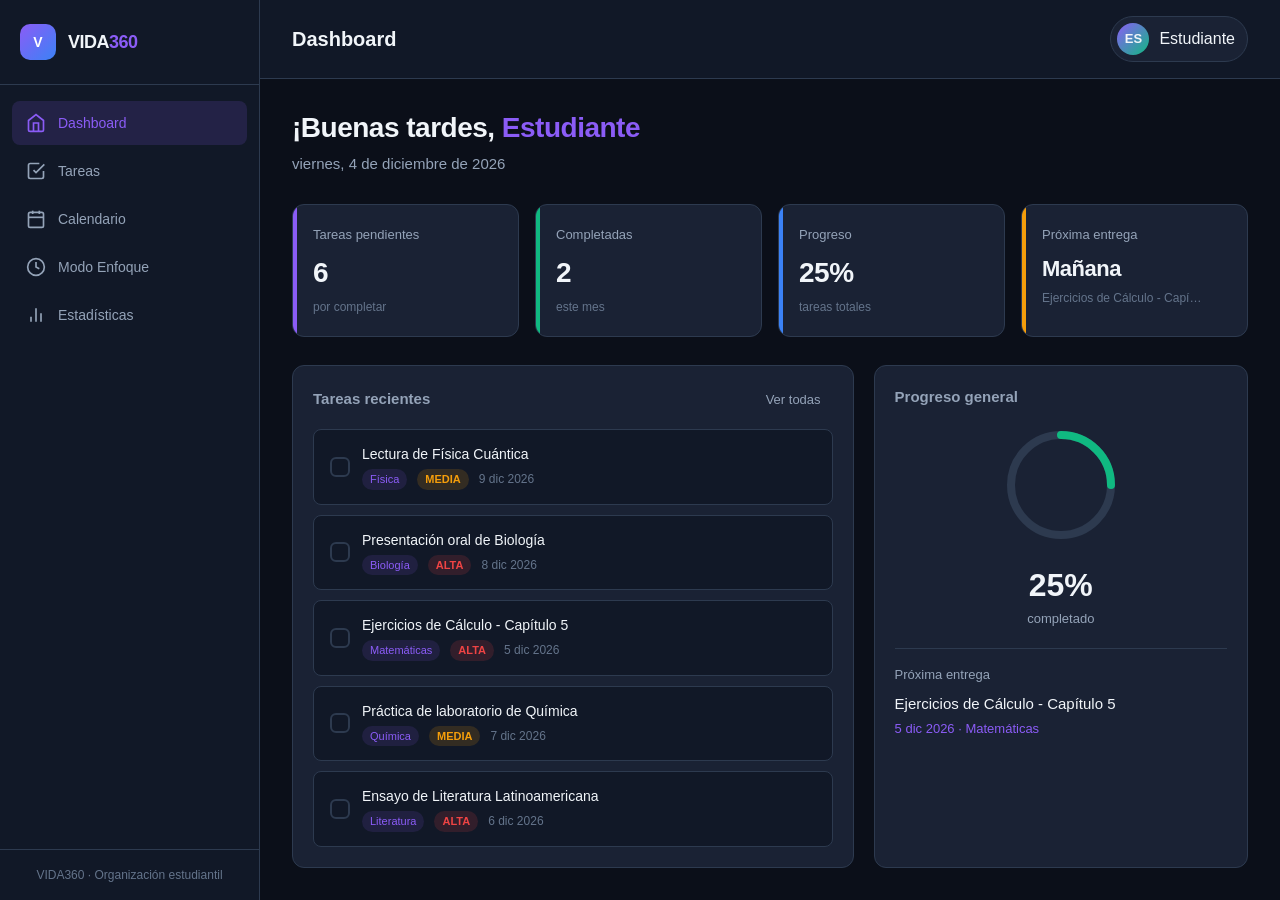
<file: index.html>
<!DOCTYPE html>
<html lang="es">
<head>
  <meta charset="UTF-8" />
  <meta name="viewport" content="width=device-width, initial-scale=1.0" />
  <title>VIDA360 — Organización Estudiantil</title>
  <link rel="stylesheet" href="style.css" />
</head>
<body>
  <div class="app">
    <!-- Overlay para móvil -->
    <div class="sidebar-overlay" id="sidebarOverlay"></div>

    <!-- Sidebar -->
    <aside class="sidebar" id="sidebar">
      <div class="sidebar-header">
        <div class="logo">V</div>
        <div class="logo-text">VIDA<span>360</span></div>
      </div>

      <nav class="nav">
        <button class="nav-item active" data-view="dashboard">
          <svg viewBox="0 0 24 24" fill="none" stroke="currentColor" stroke-width="2">
            <path d="M3 9l9-7 9 7v11a2 2 0 01-2 2H5a2 2 0 01-2-2z"/>
            <polyline points="9 22 9 12 15 12 15 22"/>
          </svg>
          Dashboard
        </button>

        <button class="nav-item" data-view="tasks">
          <svg viewBox="0 0 24 24" fill="none" stroke="currentColor" stroke-width="2">
            <path d="M9 11l3 3L22 4"/>
            <path d="M21 12v7a2 2 0 01-2 2H5a2 2 0 01-2-2V5a2 2 0 012-2h11"/>
          </svg>
          Tareas
        </button>

        <button class="nav-item" data-view="calendar">
          <svg viewBox="0 0 24 24" fill="none" stroke="currentColor" stroke-width="2">
            <rect x="3" y="4" width="18" height="18" rx="2"/>
            <line x1="16" y1="2" x2="16" y2="6"/>
            <line x1="8" y1="2" x2="8" y2="6"/>
            <line x1="3" y1="10" x2="21" y2="10"/>
          </svg>
          Calendario
        </button>

        <button class="nav-item" data-view="focus">
          <svg viewBox="0 0 24 24" fill="none" stroke="currentColor" stroke-width="2">
            <circle cx="12" cy="12" r="10"/>
            <polyline points="12 6 12 12 16 14"/>
          </svg>
          Modo Enfoque
        </button>

        <button class="nav-item" data-view="stats">
          <svg viewBox="0 0 24 24" fill="none" stroke="currentColor" stroke-width="2">
            <line x1="18" y1="20" x2="18" y2="10"/>
            <line x1="12" y1="20" x2="12" y2="4"/>
            <line x1="6" y1="20" x2="6" y2="14"/>
          </svg>
          Estadísticas
        </button>
      </nav>

      <div class="sidebar-footer">
        VIDA360 · Organización estudiantil
      </div>
    </aside>

    <!-- Contenido principal -->
    <div class="main">
      <header class="topbar">
        <div class="topbar-left">
          <button class="menu-toggle" id="menuToggle" aria-label="Menú">
            <svg width="24" height="24" viewBox="0 0 24 24" fill="none" stroke="currentColor" stroke-width="2">
              <line x1="3" y1="12" x2="21" y2="12"/>
              <line x1="3" y1="6" x2="21" y2="6"/>
              <line x1="3" y1="18" x2="21" y2="18"/>
            </svg>
          </button>
          <h1 class="page-title" id="pageTitle">Dashboard</h1>
        </div>

        <div class="topbar-right">
          <div class="user-badge">
            <div class="user-avatar">ES</div>
            <span>Estudiante</span>
          </div>
        </div>
      </header>

      <main class="content">
        <!-- DASHBOARD -->
        <section class="view active" id="view-dashboard">
          <div class="dashboard-header">
            <h2 class="greeting" id="greeting">¡Hola!</h2>
            <p class="current-date" id="currentDate"></p>
          </div>

          <div class="stats-grid">
            <div class="stat-card purple">
              <div class="stat-label">Tareas pendientes</div>
              <div class="stat-value" id="statPending">0</div>
              <div class="stat-sub">por completar</div>
            </div>
            <div class="stat-card green">
              <div class="stat-label">Completadas</div>
              <div class="stat-value" id="statCompleted">0</div>
              <div class="stat-sub">este mes</div>
            </div>
            <div class="stat-card blue">
              <div class="stat-label">Progreso</div>
              <div class="stat-value" id="statProgress">0%</div>
              <div class="stat-sub">tareas totales</div>
            </div>
            <div class="stat-card orange">
              <div class="stat-label">Próxima entrega</div>
              <div class="stat-value" id="statNextDays" style="font-size:22px">—</div>
              <div class="stat-sub" id="statNextTask">Sin entregas próximas</div>
            </div>
          </div>

          <div class="dashboard-grid">
            <div class="card">
              <div class="card-header">
                <h3 class="card-title">Tareas recientes</h3>
                <button class="btn btn-sm btn-ghost" onclick="switchView('tasks')">Ver todas</button>
              </div>
              <div class="task-list" id="dashboardTasks"></div>
            </div>

            <div class="card">
              <div class="card-header">
                <h3 class="card-title">Progreso general</h3>
              </div>
              <div class="progress-ring">
                <svg width="120" height="120" viewBox="0 0 120 120">
                  <circle class="bg" cx="60" cy="60" r="50"></circle>
                  <circle class="progress" id="progressCircle" cx="60" cy="60" r="50"></circle>
                </svg>
              </div>
              <div class="progress-text">
                <div class="progress-percent" id="progressPercent">0%</div>
                <div class="progress-label">completado</div>
              </div>
              <div class="next-deadline">
                <div class="next-deadline-title">Próxima entrega</div>
                <div class="next-deadline-content" id="nextDeadlineTitle">—</div>
                <div class="next-deadline-date" id="nextDeadlineDate"></div>
              </div>
            </div>
          </div>
        </section>

        <!-- TAREAS -->
        <section class="view" id="view-tasks">
          <div class="view-header">
            <div class="filters">
              <button class="filter-btn active" data-filter="all">Todas</button>
              <button class="filter-btn" data-filter="pending">Pendientes</button>
              <button class="filter-btn" data-filter="completed">Completadas</button>
              <button class="filter-btn" data-filter="high">Alta prioridad</button>
            </div>
            <button class="btn btn-primary" id="btnNewTask">
              <svg width="16" height="16" viewBox="0 0 24 24" fill="none" stroke="currentColor" stroke-width="2">
                <line x1="12" y1="5" x2="12" y2="19"/>
                <line x1="5" y1="12" x2="19" y2="12"/>
              </svg>
              Nueva tarea
            </button>
          </div>
          <div class="tasks-grid" id="tasksList"></div>
        </section>

        <!-- CALENDARIO -->
        <section class="view" id="view-calendar">
          <div class="calendar-header">
            <div class="calendar-nav">
              <button class="btn btn-icon btn-secondary" id="calPrev" aria-label="Mes anterior">
                <svg width="18" height="18" viewBox="0 0 24 24" fill="none" stroke="currentColor" stroke-width="2">
                  <polyline points="15 18 9 12 15 6"/>
                </svg>
              </button>
              <div class="calendar-month" id="calMonth"></div>
              <button class="btn btn-icon btn-secondary" id="calNext" aria-label="Mes siguiente">
                <svg width="18" height="18" viewBox="0 0 24 24" fill="none" stroke="currentColor" stroke-width="2">
                  <polyline points="9 18 15 12 9 6"/>
                </svg>
              </button>
            </div>
            <button class="btn btn-secondary btn-sm" id="calToday">Hoy</button>
          </div>
          <div class="calendar-grid" id="calendarGrid"></div>
        </section>

        <!-- MODO ENFOQUE -->
        <section class="view" id="view-focus">
          <div class="focus-container">
            <h2 style="font-size:22px;font-weight:600;margin-bottom:8px">Modo Enfoque</h2>
            <p style="color:var(--text-secondary);margin-bottom:8px">Técnica Pomodoro para maximizar tu productividad</p>

            <div class="timer-options">
              <button class="timer-option" data-minutes="15">15 min</button>
              <button class="timer-option active" data-minutes="25">25 min</button>
              <button class="timer-option" data-minutes="45">45 min</button>
            </div>

            <div class="timer-display" id="timerDisplay">25:00</div>

            <div class="timer-controls">
              <button class="timer-btn secondary" id="timerReset" aria-label="Reiniciar">
                <svg width="22" height="22" viewBox="0 0 24 24" fill="none" stroke="currentColor" stroke-width="2">
                  <polyline points="1 4 1 10 7 10"/>
                  <path d="M3.51 15a9 9 0 102.13-9.36L1 10"/>
                </svg>
              </button>
              <button class="timer-btn primary" id="timerToggle" aria-label="Iniciar/Pausar">
                <svg id="timerPlayIcon" width="24" height="24" viewBox="0 0 24 24" fill="currentColor">
                  <polygon points="5 3 19 12 5 21 5 3"/>
                </svg>
                <svg id="timerPauseIcon" width="24" height="24" viewBox="0 0 24 24" fill="currentColor" style="display:none">
                  <rect x="6" y="4" width="4" height="16"/>
                  <rect x="14" y="4" width="4" height="16"/>
                </svg>
              </button>
            </div>

            <div class="sessions-count">
              Sesiones completadas hoy: <strong id="sessionsCount">0</strong>
            </div>
          </div>
        </section>

        <!-- ESTADÍSTICAS -->
        <section class="view" id="view-stats">
          <div class="stats-layout">
            <div class="card">
              <div class="card-header">
                <h3 class="card-title">Productividad (últimos 7 días)</h3>
              </div>
              <div class="chart-container" id="productivityChart"></div>
            </div>

            <div class="card">
              <div class="card-header">
                <h3 class="card-title">Resumen</h3>
              </div>
              <div style="display:grid;grid-template-columns:1fr 1fr;gap:16px;margin-bottom:20px">
                <div>
                  <div style="font-size:13px;color:var(--text-secondary)">Completadas</div>
                  <div style="font-size:28px;font-weight:700;color:var(--accent-green)" id="statsCompleted">0</div>
                </div>
                <div>
                  <div style="font-size:13px;color:var(--text-secondary)">Pendientes</div>
                  <div style="font-size:28px;font-weight:700;color:var(--accent-purple)" id="statsPending">0</div>
                </div>
                <div>
                  <div style="font-size:13px;color:var(--text-secondary)">Tasa de éxito</div>
                  <div style="font-size:28px;font-weight:700" id="statsRate">0%</div>
                </div>
                <div>
                  <div style="font-size:13px;color:var(--text-secondary)">Sesiones Pomodoro</div>
                  <div style="font-size:28px;font-weight:700;color:var(--accent-blue)" id="statsSessions">0</div>
                </div>
              </div>
            </div>

            <div class="card" style="grid-column:1/-1">
              <div class="card-header">
                <h3 class="card-title">Historial de actividad</h3>
              </div>
              <div class="activity-list" id="activityList"></div>
            </div>
          </div>
        </section>
      </main>
    </div>
  </div>

  <!-- Modal Nueva / Editar Tarea -->
  <div class="modal-overlay" id="taskModal">
    <div class="modal">
      <div class="modal-header">
        <h3 class="modal-title" id="modalTitle">Nueva tarea</h3>
        <button class="modal-close" id="modalClose" aria-label="Cerrar">
          <svg width="20" height="20" viewBox="0 0 24 24" fill="none" stroke="currentColor" stroke-width="2">
            <line x1="18" y1="6" x2="6" y2="18"/>
            <line x1="6" y1="6" x2="18" y2="18"/>
          </svg>
        </button>
      </div>

      <form id="taskForm">
        <div class="modal-body">
          <input type="hidden" id="taskId" />

          <div class="form-group">
            <label class="form-label" for="taskTitle">Título *</label>
            <input class="form-input" type="text" id="taskTitle" placeholder="Ej: Ensayo de Historia" required maxlength="120" />
            <div class="form-error" id="errorTitle">El título es obligatorio</div>
          </div>

          <div class="form-group">
            <label class="form-label" for="taskSubject">Materia</label>
            <input class="form-input" type="text" id="taskSubject" placeholder="Ej: Matemáticas" maxlength="60" list="subjectsList" />
            <datalist id="subjectsList">
              <option value="Matemáticas"></option>
              <option value="Historia"></option>
              <option value="Literatura"></option>
              <option value="Física"></option>
              <option value="Química"></option>
              <option value="Inglés"></option>
              <option value="Programación"></option>
              <option value="Biología"></option>
            </datalist>
          </div>

          <div class="form-row">
            <div class="form-group">
              <label class="form-label" for="taskDue">Fecha límite</label>
              <input class="form-input" type="date" id="taskDue" />
            </div>
            <div class="form-group">
              <label class="form-label" for="taskPriority">Prioridad</label>
              <select class="form-select" id="taskPriority">
                <option value="low">Baja</option>
                <option value="medium" selected>Media</option>
                <option value="high">Alta</option>
              </select>
            </div>
          </div>

          <div class="form-group">
            <label class="form-label" for="taskDesc">Descripción (opcional)</label>
            <textarea class="form-textarea" id="taskDesc" placeholder="Detalles adicionales..." maxlength="500"></textarea>
          </div>
        </div>

        <div class="modal-footer">
          <button type="button" class="btn btn-secondary" id="modalCancel">Cancelar</button>
          <button type="submit" class="btn btn-primary" id="modalSubmit">Guardar tarea</button>
        </div>
      </form>
    </div>
  </div>

  <!-- Contenedor de toasts -->
  <div class="toast-container" id="toastContainer"></div>

  <script src="app.js"></script>
</body>
</html>
</file>
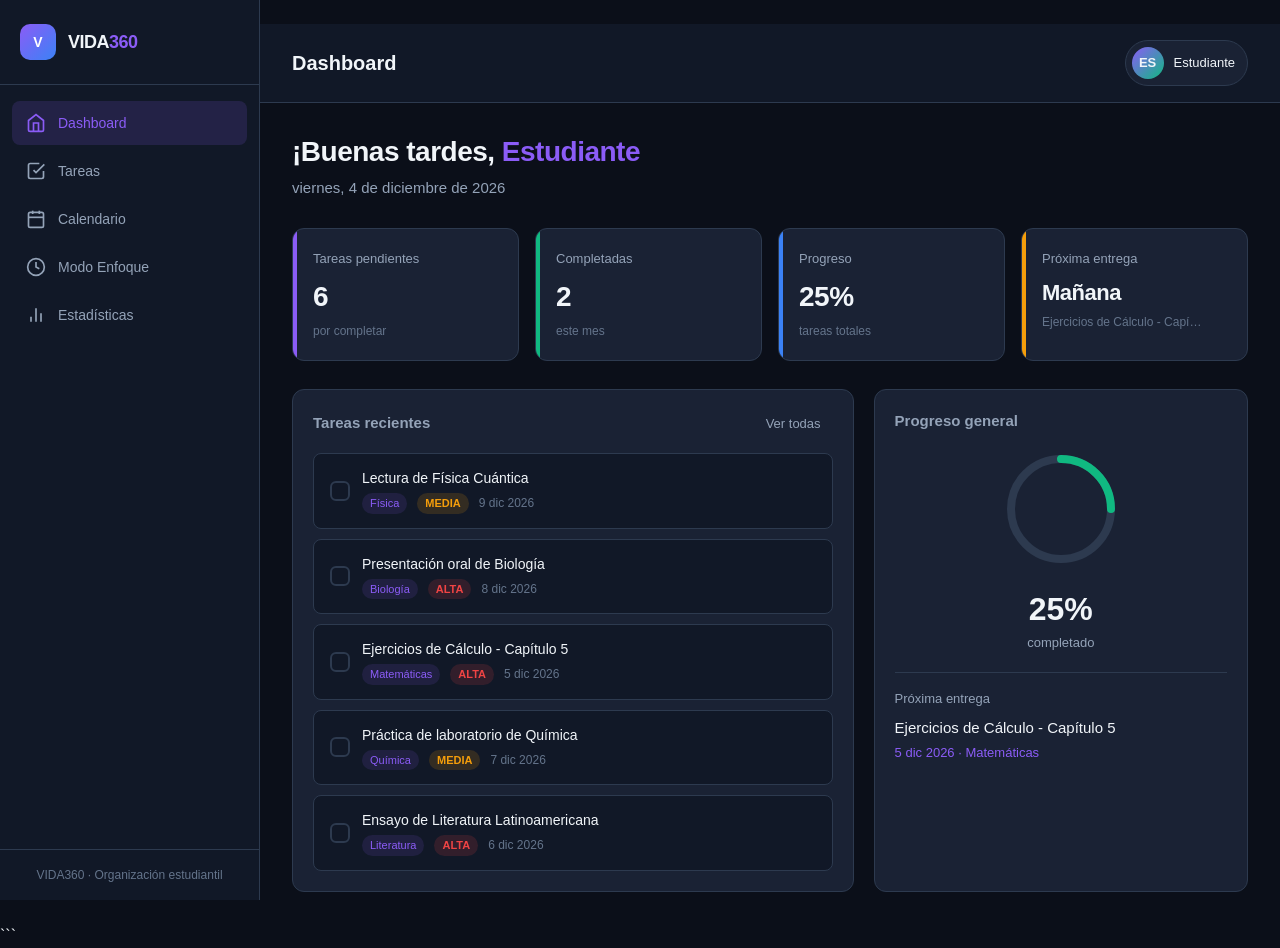
<file: html.html>
```html
<!DOCTYPE html>
<html lang="es">
<head>
  <meta charset="UTF-8" />
  <meta name="viewport" content="width=device-width, initial-scale=1.0" />
  <title>VIDA360 — Organización Estudiantil</title>
  <style>
    :root {
      --bg-primary: #0b0f19;
      --bg-secondary: #111827;
      --bg-card: #1a2234;
      --bg-hover: #243044;
      --border: #2d3a4f;
      --text-primary: #f1f5f9;
      --text-secondary: #94a3b8;
      --text-muted: #64748b;
      --accent-purple: #8b5cf6;
      --accent-purple-hover: #7c3aed;
      --accent-green: #10b981;
      --accent-green-dim: #059669;
      --accent-blue: #3b82f6;
      --priority-high: #ef4444;
      --priority-medium: #f59e0b;
      --priority-low: #22c55e;
      --shadow: 0 4px 24px rgba(0, 0, 0, 0.35);
      --radius: 12px;
      --radius-sm: 8px;
      --transition: 0.2s ease;
      --sidebar-width: 260px;
    }

    * {
      margin: 0;
      padding: 0;
      box-sizing: border-box;
    }

    body {
      font-family: 'Inter', -apple-system, BlinkMacSystemFont, 'Segoe UI', Roboto, Oxygen, Ubuntu, sans-serif;
      background: var(--bg-primary);
      color: var(--text-primary);
      line-height: 1.5;
      min-height: 100vh;
      overflow-x: hidden;
    }

    /* Scrollbar */
    ::-webkit-scrollbar { width: 8px; height: 8px; }
    ::-webkit-scrollbar-track { background: var(--bg-secondary); }
    ::-webkit-scrollbar-thumb { background: var(--border); border-radius: 4px; }
    ::-webkit-scrollbar-thumb:hover { background: var(--text-muted); }

    /* Layout */
    .app {
      display: flex;
      min-height: 100vh;
    }

    /* Sidebar */
    .sidebar {
      width: var(--sidebar-width);
      background: var(--bg-secondary);
      border-right: 1px solid var(--border);
      display: flex;
      flex-direction: column;
      position: fixed;
      top: 0;
      left: 0;
      height: 100vh;
      z-index: 100;
      transition: transform var(--transition);
    }

    .sidebar-header {
      padding: 24px 20px;
      border-bottom: 1px solid var(--border);
      display: flex;
      align-items: center;
      gap: 12px;
    }

    .logo {
      width: 36px;
      height: 36px;
      background: linear-gradient(135deg, var(--accent-purple), var(--accent-blue));
      border-radius: 10px;
      display: flex;
      align-items: center;
      justify-content: center;
      font-weight: 700;
      font-size: 14px;
      color: white;
    }

    .logo-text {
      font-size: 18px;
      font-weight: 700;
      letter-spacing: -0.5px;
    }

    .logo-text span {
      color: var(--accent-purple);
    }

    .nav {
      flex: 1;
      padding: 16px 12px;
      display: flex;
      flex-direction: column;
      gap: 4px;
    }

    .nav-item {
      display: flex;
      align-items: center;
      gap: 12px;
      padding: 12px 14px;
      border-radius: var(--radius-sm);
      color: var(--text-secondary);
      cursor: pointer;
      transition: all var(--transition);
      font-size: 14px;
      font-weight: 500;
      border: none;
      background: none;
      width: 100%;
      text-align: left;
    }

    .nav-item:hover {
      background: var(--bg-hover);
      color: var(--text-primary);
    }

    .nav-item.active {
      background: rgba(139, 92, 246, 0.15);
      color: var(--accent-purple);
    }

    .nav-item svg {
      width: 20px;
      height: 20px;
      flex-shrink: 0;
    }

    .sidebar-footer {
      padding: 16px;
      border-top: 1px solid var(--border);
      font-size: 12px;
      color: var(--text-muted);
      text-align: center;
    }

    /* Main content */
    .main {
      flex: 1;
      margin-left: var(--sidebar-width);
      min-height: 100vh;
      display: flex;
      flex-direction: column;
    }

    .topbar {
      padding: 16px 32px;
      border-bottom: 1px solid var(--border);
      background: var(--bg-secondary);
      display: flex;
      align-items: center;
      justify-content: space-between;
      position: sticky;
      top: 0;
      z-index: 50;
    }

    .topbar-left {
      display: flex;
      align-items: center;
      gap: 16px;
    }

    .menu-toggle {
      display: none;
      background: none;
      border: none;
      color: var(--text-primary);
      cursor: pointer;
      padding: 8px;
    }

    .page-title {
      font-size: 20px;
      font-weight: 600;
    }

    .topbar-right {
      display: flex;
      align-items: center;
      gap: 12px;
    }

    .user-badge {
      display: flex;
      align-items: center;
      gap: 10px;
      padding: 6px 12px 6px 6px;
      background: var(--bg-card);
      border-radius: 999px;
      border: 1px solid var(--border);
    }

    .user-avatar {
      width: 32px;
      height: 32px;
      border-radius: 50%;
      background: linear-gradient(135deg, var(--accent-purple), var(--accent-green));
      display: flex;
      align-items: center;
      justify-content: center;
      font-size: 13px;
      font-weight: 600;
    }

    .content {
      padding: 28px 32px;
      flex: 1;
    }

    .view {
      display: none;
      animation: fadeIn 0.25s ease;
    }

    .view.active {
      display: block;
    }

    @keyframes fadeIn {
      from { opacity: 0; transform: translateY(8px); }
      to { opacity: 1; transform: translateY(0); }
    }

    /* Cards */
    .card {
      background: var(--bg-card);
      border: 1px solid var(--border);
      border-radius: var(--radius);
      padding: 20px;
      transition: border-color var(--transition), box-shadow var(--transition);
    }

    .card:hover {
      border-color: rgba(139, 92, 246, 0.3);
    }

    .card-header {
      display: flex;
      align-items: center;
      justify-content: space-between;
      margin-bottom: 16px;
    }

    .card-title {
      font-size: 15px;
      font-weight: 600;
      color: var(--text-secondary);
    }

    /* Buttons */
    .btn {
      display: inline-flex;
      align-items: center;
      justify-content: center;
      gap: 8px;
      padding: 10px 16px;
      border-radius: var(--radius-sm);
      font-size: 14px;
      font-weight: 500;
      cursor: pointer;
      border: none;
      transition: all var(--transition);
      font-family: inherit;
    }

    .btn-primary {
      background: var(--accent-purple);
      color: white;
    }

    .btn-primary:hover {
      background: var(--accent-purple-hover);
      transform: translateY(-1px);
    }

    .btn-secondary {
      background: var(--bg-hover);
      color: var(--text-primary);
      border: 1px solid var(--border);
    }

    .btn-secondary:hover {
      background: var(--border);
    }

    .btn-ghost {
      background: transparent;
      color: var(--text-secondary);
    }

    .btn-ghost:hover {
      background: var(--bg-hover);
      color: var(--text-primary);
    }

    .btn-danger {
      background: rgba(239, 68, 68, 0.15);
      color: var(--priority-high);
    }

    .btn-danger:hover {
      background: rgba(239, 68, 68, 0.25);
    }

    .btn-sm {
      padding: 6px 12px;
      font-size: 13px;
    }

    .btn-icon {
      width: 36px;
      height: 36px;
      padding: 0;
      border-radius: var(--radius-sm);
    }

    /* Forms */
    .form-group {
      margin-bottom: 16px;
    }

    .form-label {
      display: block;
      font-size: 13px;
      font-weight: 500;
      color: var(--text-secondary);
      margin-bottom: 6px;
    }

    .form-input,
    .form-select,
    .form-textarea {
      width: 100%;
      padding: 10px 14px;
      background: var(--bg-secondary);
      border: 1px solid var(--border);
      border-radius: var(--radius-sm);
      color: var(--text-primary);
      font-size: 14px;
      font-family: inherit;
      transition: border-color var(--transition);
    }

    .form-input:focus,
    .form-select:focus,
    .form-textarea:focus {
      outline: none;
      border-color: var(--accent-purple);
    }

    .form-textarea {
      resize: vertical;
      min-height: 80px;
    }

    .form-row {
      display: grid;
      grid-template-columns: 1fr 1fr;
      gap: 16px;
    }

    .form-error {
      color: var(--priority-high);
      font-size: 12px;
      margin-top: 4px;
      display: none;
    }

    .form-input.error,
    .form-select.error {
      border-color: var(--priority-high);
    }

    /* Dashboard */
    .dashboard-header {
      margin-bottom: 28px;
    }

    .greeting {
      font-size: 28px;
      font-weight: 700;
      letter-spacing: -0.5px;
      margin-bottom: 4px;
    }

    .greeting span {
      color: var(--accent-purple);
    }

    .current-date {
      color: var(--text-secondary);
      font-size: 15px;
    }

    .stats-grid {
      display: grid;
      grid-template-columns: repeat(4, 1fr);
      gap: 16px;
      margin-bottom: 28px;
    }

    .stat-card {
      background: var(--bg-card);
      border: 1px solid var(--border);
      border-radius: var(--radius);
      padding: 20px;
      position: relative;
      overflow: hidden;
    }

    .stat-card::before {
      content: '';
      position: absolute;
      top: 0;
      left: 0;
      width: 4px;
      height: 100%;
    }

    .stat-card.purple::before { background: var(--accent-purple); }
    .stat-card.green::before { background: var(--accent-green); }
    .stat-card.blue::before { background: var(--accent-blue); }
    .stat-card.orange::before { background: var(--priority-medium); }

    .stat-label {
      font-size: 13px;
      color: var(--text-secondary);
      margin-bottom: 8px;
    }

    .stat-value {
      font-size: 28px;
      font-weight: 700;
      letter-spacing: -0.5px;
    }

    .stat-sub {
      font-size: 12px;
      color: var(--text-muted);
      margin-top: 4px;
    }

    .dashboard-grid {
      display: grid;
      grid-template-columns: 1.5fr 1fr;
      gap: 20px;
    }

    .task-list {
      display: flex;
      flex-direction: column;
      gap: 10px;
    }

    .task-item {
      display: flex;
      align-items: center;
      gap: 12px;
      padding: 14px 16px;
      background: var(--bg-secondary);
      border: 1px solid var(--border);
      border-radius: var(--radius-sm);
      transition: all var(--transition);
      cursor: pointer;
    }

    .task-item:hover {
      border-color: rgba(139, 92, 246, 0.4);
      background: var(--bg-hover);
    }

    .task-item.completed {
      opacity: 0.55;
    }

    .task-item.completed .task-title {
      text-decoration: line-through;
      color: var(--text-muted);
    }

    .task-check {
      width: 20px;
      height: 20px;
      border: 2px solid var(--border);
      border-radius: 6px;
      display: flex;
      align-items: center;
      justify-content: center;
      flex-shrink: 0;
      transition: all var(--transition);
      cursor: pointer;
    }

    .task-check.checked {
      background: var(--accent-green);
      border-color: var(--accent-green);
    }

    .task-check.checked svg {
      display: block;
    }

    .task-check svg {
      display: none;
      width: 12px;
      height: 12px;
      color: white;
    }

    .task-info {
      flex: 1;
      min-width: 0;
    }

    .task-title {
      font-size: 14px;
      font-weight: 500;
      white-space: nowrap;
      overflow: hidden;
      text-overflow: ellipsis;
    }

    .task-meta {
      display: flex;
      align-items: center;
      gap: 10px;
      margin-top: 4px;
      font-size: 12px;
      color: var(--text-muted);
    }

    .priority-badge {
      padding: 2px 8px;
      border-radius: 999px;
      font-size: 11px;
      font-weight: 600;
      text-transform: uppercase;
    }

    .priority-high { background: rgba(239, 68, 68, 0.15); color: var(--priority-high); }
    .priority-medium { background: rgba(245, 158, 11, 0.15); color: var(--priority-medium); }
    .priority-low { background: rgba(34, 197, 94, 0.15); color: var(--priority-low); }

    .subject-tag {
      background: rgba(139, 92, 246, 0.12);
      color: var(--accent-purple);
      padding: 2px 8px;
      border-radius: 999px;
      font-size: 11px;
      font-weight: 500;
    }

    .progress-ring {
      width: 120px;
      height: 120px;
      margin: 0 auto 16px;
    }

    .progress-ring circle {
      fill: none;
      stroke-width: 8;
      stroke-linecap: round;
    }

    .progress-ring .bg {
      stroke: var(--border);
    }

    .progress-ring .progress {
      stroke: var(--accent-green);
      stroke-dasharray: 314;
      stroke-dashoffset: 314;
      transition: stroke-dashoffset 0.6s ease;
      transform: rotate(-90deg);
      transform-origin: 50% 50%;
    }

    .progress-text {
      text-align: center;
    }

    .progress-percent {
      font-size: 32px;
      font-weight: 700;
    }

    .progress-label {
      font-size: 13px;
      color: var(--text-secondary);
    }

    .next-deadline {
      margin-top: 20px;
      padding-top: 16px;
      border-top: 1px solid var(--border);
    }

    .next-deadline-title {
      font-size: 13px;
      color: var(--text-secondary);
      margin-bottom: 8px;
    }

    .next-deadline-content {
      font-size: 15px;
      font-weight: 500;
    }

    .next-deadline-date {
      font-size: 13px;
      color: var(--accent-purple);
      margin-top: 4px;
    }

    /* Tasks view */
    .view-header {
      display: flex;
      align-items: center;
      justify-content: space-between;
      margin-bottom: 24px;
      flex-wrap: wrap;
      gap: 12px;
    }

    .filters {
      display: flex;
      gap: 8px;
      flex-wrap: wrap;
    }

    .filter-btn {
      padding: 6px 14px;
      border-radius: 999px;
      font-size: 13px;
      font-weight: 500;
      background: var(--bg-card);
      border: 1px solid var(--border);
      color: var(--text-secondary);
      cursor: pointer;
      transition: all var(--transition);
    }

    .filter-btn:hover,
    .filter-btn.active {
      background: rgba(139, 92, 246, 0.15);
      border-color: var(--accent-purple);
      color: var(--accent-purple);
    }

    .tasks-table {
      width: 100%;
    }

    .tasks-grid {
      display: flex;
      flex-direction: column;
      gap: 10px;
    }

    .task-card {
      display: flex;
      align-items: center;
      gap: 14px;
      padding: 16px 18px;
      background: var(--bg-card);
      border: 1px solid var(--border);
      border-radius: var(--radius);
      transition: all var(--transition);
    }

    .task-card:hover {
      border-color: rgba(139, 92, 246, 0.35);
    }

    .task-card.completed {
      opacity: 0.6;
    }

    .task-card.completed .task-title {
      text-decoration: line-through;
      color: var(--text-muted);
    }

    .task-actions {
      display: flex;
      gap: 6px;
      margin-left: auto;
    }

    .empty-state {
      text-align: center;
      padding: 48px 20px;
      color: var(--text-muted);
    }

    .empty-state svg {
      width: 48px;
      height: 48px;
      margin-bottom: 16px;
      opacity: 0.4;
    }

    /* Calendar */
    .calendar-header {
      display: flex;
      align-items: center;
      justify-content: space-between;
      margin-bottom: 20px;
    }

    .calendar-nav {
      display: flex;
      align-items: center;
      gap: 12px;
    }

    .calendar-month {
      font-size: 18px;
      font-weight: 600;
      min-width: 180px;
      text-align: center;
    }

    .calendar-grid {
      display: grid;
      grid-template-columns: repeat(7, 1fr);
      gap: 4px;
    }

    .calendar-day-name {
      text-align: center;
      font-size: 12px;
      font-weight: 600;
      color: var(--text-muted);
      padding: 10px 0;
      text-transform: uppercase;
    }

    .calendar-day {
      aspect-ratio: 1;
      min-height: 80px;
      background: var(--bg-card);
      border: 1px solid var(--border);
      border-radius: var(--radius-sm);
      padding: 8px;
      cursor: pointer;
      transition: all var(--transition);
      position: relative;
      display: flex;
      flex-direction: column;
    }

    .calendar-day:hover {
      border-color: var(--accent-purple);
      background: var(--bg-hover);
    }

    .calendar-day.other-month {
      opacity: 0.35;
    }

    .calendar-day.today {
      border-color: var(--accent-purple);
      background: rgba(139, 92, 246, 0.08);
    }

    .calendar-day.has-tasks::after {
      content: '';
      position: absolute;
      bottom: 6px;
      left: 50%;
      transform: translateX(-50%);
      width: 6px;
      height: 6px;
      background: var(--accent-green);
      border-radius: 50%;
    }

    .day-number {
      font-size: 13px;
      font-weight: 500;
    }

    .day-tasks {
      margin-top: 4px;
      display: flex;
      flex-direction: column;
      gap: 2px;
      overflow: hidden;
    }

    .day-task-dot {
      font-size: 10px;
      color: var(--text-muted);
      white-space: nowrap;
      overflow: hidden;
      text-overflow: ellipsis;
    }

    /* Focus / Pomodoro */
    .focus-container {
      max-width: 480px;
      margin: 0 auto;
      text-align: center;
    }

    .timer-display {
      font-size: 72px;
      font-weight: 700;
      letter-spacing: -2px;
      margin: 32px 0;
      font-variant-numeric: tabular-nums;
      color: var(--text-primary);
    }

    .timer-display.running {
      color: var(--accent-purple);
    }

    .timer-options {
      display: flex;
      justify-content: center;
      gap: 10px;
      margin-bottom: 28px;
    }

    .timer-option {
      padding: 10px 20px;
      border-radius: 999px;
      font-size: 14px;
      font-weight: 500;
      background: var(--bg-card);
      border: 1px solid var(--border);
      color: var(--text-secondary);
      cursor: pointer;
      transition: all var(--transition);
    }

    .timer-option:hover,
    .timer-option.active {
      background: rgba(139, 92, 246, 0.15);
      border-color: var(--accent-purple);
      color: var(--accent-purple);
    }

    .timer-controls {
      display: flex;
      justify-content: center;
      gap: 12px;
      margin-bottom: 32px;
    }

    .timer-btn {
      width: 56px;
      height: 56px;
      border-radius: 50%;
      display: flex;
      align-items: center;
      justify-content: center;
      border: none;
      cursor: pointer;
      transition: all var(--transition);
    }

    .timer-btn.primary {
      background: var(--accent-purple);
      color: white;
    }

    .timer-btn.primary:hover {
      background: var(--accent-purple-hover);
      transform: scale(1.05);
    }

    .timer-btn.secondary {
      background: var(--bg-card);
      border: 1px solid var(--border);
      color: var(--text-primary);
    }

    .timer-btn.secondary:hover {
      background: var(--bg-hover);
    }

    .sessions-count {
      font-size: 15px;
      color: var(--text-secondary);
    }

    .sessions-count strong {
      color: var(--accent-green);
      font-size: 20px;
    }

    /* Stats */
    .stats-layout {
      display: grid;
      grid-template-columns: 1fr 1fr;
      gap: 20px;
    }

    .chart-container {
      height: 220px;
      display: flex;
      align-items: flex-end;
      justify-content: space-around;
      gap: 8px;
      padding: 20px 10px 0;
    }

    .chart-bar-wrapper {
      display: flex;
      flex-direction: column;
      align-items: center;
      flex: 1;
      height: 100%;
      justify-content: flex-end;
    }

    .chart-bar {
      width: 100%;
      max-width: 40px;
      background: linear-gradient(180deg, var(--accent-purple), var(--accent-blue));
      border-radius: 6px 6px 0 0;
      transition: height 0.5s ease;
      min-height: 4px;
    }

    .chart-label {
      font-size: 11px;
      color: var(--text-muted);
      margin-top: 8px;
    }

    .activity-list {
      display: flex;
      flex-direction: column;
      gap: 10px;
      max-height: 280px;
      overflow-y: auto;
    }

    .activity-item {
      display: flex;
      align-items: center;
      gap: 12px;
      padding: 12px;
      background: var(--bg-secondary);
      border-radius: var(--radius-sm);
      font-size: 13px;
    }

    .activity-dot {
      width: 8px;
      height: 8px;
      border-radius: 50%;
      flex-shrink: 0;
    }

    .activity-dot.created { background: var(--accent-blue); }
    .activity-dot.completed { background: var(--accent-green); }
    .activity-dot.deleted { background: var(--priority-high); }

    .activity-text {
      flex: 1;
      color: var(--text-secondary);
    }

    .activity-time {
      font-size: 12px;
      color: var(--text-muted);
    }

    /* Modal */
    .modal-overlay {
      position: fixed;
      inset: 0;
      background: rgba(0, 0, 0, 0.65);
      display: flex;
      align-items: center;
      justify-content: center;
      z-index: 200;
      opacity: 0;
      visibility: hidden;
      transition: all 0.2s ease;
      padding: 20px;
    }

    .modal-overlay.open {
      opacity: 1;
      visibility: visible;
    }

    .modal {
      background: var(--bg-card);
      border: 1px solid var(--border);
      border-radius: var(--radius);
      width: 100%;
      max-width: 480px;
      max-height: 90vh;
      overflow-y: auto;
      transform: scale(0.95) translateY(10px);
      transition: transform 0.2s ease;
      box-shadow: var(--shadow);
    }

    .modal-overlay.open .modal {
      transform: scale(1) translateY(0);
    }

    .modal-header {
      display: flex;
      align-items: center;
      justify-content: space-between;
      padding: 20px 24px;
      border-bottom: 1px solid var(--border);
    }

    .modal-title {
      font-size: 18px;
      font-weight: 600;
    }

    .modal-close {
      background: none;
      border: none;
      color: var(--text-muted);
      cursor: pointer;
      padding: 4px;
      border-radius: 6px;
    }

    .modal-close:hover {
      background: var(--bg-hover);
      color: var(--text-primary);
    }

    .modal-body {
      padding: 24px;
    }

    .modal-footer {
      display: flex;
      justify-content: flex-end;
      gap: 10px;
      padding: 16px 24px;
      border-top: 1px solid var(--border);
    }

    /* Toast */
    .toast-container {
      position: fixed;
      bottom: 24px;
      right: 24px;
      z-index: 300;
      display: flex;
      flex-direction: column;
      gap: 8px;
    }

    .toast {
      background: var(--bg-card);
      border: 1px solid var(--border);
      border-radius: var(--radius-sm);
      padding: 14px 18px;
      font-size: 14px;
      box-shadow: var(--shadow);
      animation: slideIn 0.3s ease;
      display: flex;
      align-items: center;
      gap: 10px;
      min-width: 260px;
    }

    .toast.success { border-left: 3px solid var(--accent-green); }
    .toast.error { border-left: 3px solid var(--priority-high); }
    .toast.info { border-left: 3px solid var(--accent-blue); }

    @keyframes slideIn {
      from { transform: translateX(100%); opacity: 0; }
      to { transform: translateX(0); opacity: 1; }
    }

    /* Responsive */
    @media (max-width: 1024px) {
      .stats-grid { grid-template-columns: repeat(2, 1fr); }
      .dashboard-grid { grid-template-columns: 1fr; }
      .stats-layout { grid-template-columns: 1fr; }
    }

    @media (max-width: 768px) {
      .sidebar {
        transform: translateX(-100%);
      }
      .sidebar.open {
        transform: translateX(0);
      }
      .main {
        margin-left: 0;
      }
      .menu-toggle {
        display: block;
      }
      .content {
        padding: 20px 16px;
      }
      .topbar {
        padding: 12px 16px;
      }
      .stats-grid {
        grid-template-columns: 1fr 1fr;
      }
      .form-row {
        grid-template-columns: 1fr;
      }
      .calendar-day {
        min-height: 56px;
        padding: 4px;
      }
      .day-tasks { display: none; }
      .timer-display {
        font-size: 56px;
      }
      .greeting {
        font-size: 22px;
      }
    }

    @media (max-width: 480px) {
      .stats-grid {
        grid-template-columns: 1fr;
      }
      .filters {
        width: 100%;
      }
    }

    /* Overlay for mobile sidebar */
    .sidebar-overlay {
      position: fixed;
      inset: 0;
      background: rgba(0, 0, 0, 0.5);
      z-index: 90;
      opacity: 0;
      visibility: hidden;
      transition: all 0.2s;
    }

    .sidebar-overlay.open {
      opacity: 1;
      visibility: visible;
    }
  </style>
</head>
<body>
  <div class="app">
    <!-- Sidebar Overlay (mobile) -->
    <div class="sidebar-overlay" id="sidebarOverlay"></div>

    <!-- Sidebar -->
    <aside class="sidebar" id="sidebar">
      <div class="sidebar-header">
        <div class="logo">V</div>
        <div class="logo-text">VIDA<span>360</span></div>
      </div>
      <nav class="nav">
        <button class="nav-item active" data-view="dashboard">
          <svg viewBox="0 0 24 24" fill="none" stroke="currentColor" stroke-width="2"><path d="M3 9l9-7 9 7v11a2 2 0 01-2 2H5a2 2 0 01-2-2z"/><polyline points="9 22 9 12 15 12 15 22"/></svg>
          Dashboard
        </button>
        <button class="nav-item" data-view="tasks">
          <svg viewBox="0 0 24 24" fill="none" stroke="currentColor" stroke-width="2"><path d="M9 11l3 3L22 4"/><path d="M21 12v7a2 2 0 01-2 2H5a2 2 0 01-2-2V5a2 2 0 012-2h11"/></svg>
          Tareas
        </button>
        <button class="nav-item" data-view="calendar">
          <svg viewBox="0 0 24 24" fill="none" stroke="currentColor" stroke-width="2"><rect x="3" y="4" width="18" height="18" rx="2"/><line x1="16" y1="2" x2="16" y2="6"/><line x1="8" y1="2" x2="8" y2="6"/><line x1="3" y1="10" x2="21" y2="10"/></svg>
          Calendario
        </button>
        <button class="nav-item" data-view="focus">
          <svg viewBox="0 0 24 24" fill="none" stroke="currentColor" stroke-width="2"><circle cx="12" cy="12" r="10"/><polyline points="12 6 12 12 16 14"/></svg>
          Modo Enfoque
        </button>
        <button class="nav-item" data-view="stats">
          <svg viewBox="0 0 24 24" fill="none" stroke="currentColor" stroke-width="2"><line x1="18" y1="20" x2="18" y2="10"/><line x1="12" y1="20" x2="12" y2="4"/><line x1="6" y1="20" x2="6" y2="14"/></svg>
          Estadísticas
        </button>
      </nav>
      <div class="sidebar-footer">
        VIDA360 · Organización estudiantil
      </div>
    </aside>

    <!-- Main -->
    <div class="main">
      <header class="topbar">
        <div class="topbar-left">
          <button class="menu-toggle" id="menuToggle" aria-label="Menú">
            <svg width="24" height="24" viewBox="0 0 24 24" fill="none" stroke="currentColor" stroke-width="2"><line x1="3" y1="12" x2="21" y2="12"/><line x1="3" y1="6" x2="21" y2="6"/><line x1="3" y1="18" x2="21" y2="18"/></svg>
          </button>
          <h1 class="page-title" id="pageTitle">Dashboard</h1>
        </div>
        <div class="topbar-right">
          <div class="user-badge">
            <div class="user-avatar">ES</div>
            <span style="font-size:13px;font-weight:500">Estudiante</span>
          </div>
        </div>
      </header>

      <main class="content">
        <!-- DASHBOARD -->
        <section class="view active" id="view-dashboard">
          <div class="dashboard-header">
            <h2 class="greeting" id="greeting">¡Hola!</h2>
            <p class="current-date" id="currentDate"></p>
          </div>

          <div class="stats-grid">
            <div class="stat-card purple">
              <div class="stat-label">Tareas pendientes</div>
              <div class="stat-value" id="statPending">0</div>
              <div class="stat-sub">por completar</div>
            </div>
            <div class="stat-card green">
              <div class="stat-label">Completadas</div>
              <div class="stat-value" id="statCompleted">0</div>
              <div class="stat-sub">este mes</div>
            </div>
            <div class="stat-card blue">
              <div class="stat-label">Progreso</div>
              <div class="stat-value" id="statProgress">0%</div>
              <div class="stat-sub">tareas totales</div>
            </div>
            <div class="stat-card orange">
              <div class="stat-label">Próxima entrega</div>
              <div class="stat-value" id="statNextDays" style="font-size:22px">—</div>
              <div class="stat-sub" id="statNextTask">Sin entregas próximas</div>
            </div>
          </div>

          <div class="dashboard-grid">
            <div class="card">
              <div class="card-header">
                <h3 class="card-title">Tareas recientes</h3>
                <button class="btn btn-sm btn-ghost" onclick="switchView('tasks')">Ver todas</button>
              </div>
              <div class="task-list" id="dashboardTasks"></div>
            </div>

            <div class="card">
              <div class="card-header">
                <h3 class="card-title">Progreso general</h3>
              </div>
              <div class="progress-ring">
                <svg width="120" height="120" viewBox="0 0 120 120">
                  <circle class="bg" cx="60" cy="60" r="50"></circle>
                  <circle class="progress" id="progressCircle" cx="60" cy="60" r="50"></circle>
                </svg>
              </div>
              <div class="progress-text">
                <div class="progress-percent" id="progressPercent">0%</div>
                <div class="progress-label">completado</div>
              </div>
              <div class="next-deadline">
                <div class="next-deadline-title">Próxima entrega</div>
                <div class="next-deadline-content" id="nextDeadlineTitle">—</div>
                <div class="next-deadline-date" id="nextDeadlineDate"></div>
              </div>
            </div>
          </div>
        </section>

        <!-- TASKS -->
        <section class="view" id="view-tasks">
          <div class="view-header">
            <div class="filters">
              <button class="filter-btn active" data-filter="all">Todas</button>
              <button class="filter-btn" data-filter="pending">Pendientes</button>
              <button class="filter-btn" data-filter="completed">Completadas</button>
              <button class="filter-btn" data-filter="high">Alta prioridad</button>
            </div>
            <button class="btn btn-primary" id="btnNewTask">
              <svg width="16" height="16" viewBox="0 0 24 24" fill="none" stroke="currentColor" stroke-width="2"><line x1="12" y1="5" x2="12" y2="19"/><line x1="5" y1="12" x2="19" y2="12"/></svg>
              Nueva tarea
            </button>
          </div>
          <div class="tasks-grid" id="tasksList"></div>
        </section>

        <!-- CALENDAR -->
        <section class="view" id="view-calendar">
          <div class="calendar-header">
            <div class="calendar-nav">
              <button class="btn btn-icon btn-secondary" id="calPrev" aria-label="Mes anterior">
                <svg width="18" height="18" viewBox="0 0 24 24" fill="none" stroke="currentColor" stroke-width="2"><polyline points="15 18 9 12 15 6"/></svg>
              </button>
              <div class="calendar-month" id="calMonth"></div>
              <button class="btn btn-icon btn-secondary" id="calNext" aria-label="Mes siguiente">
                <svg width="18" height="18" viewBox="0 0 24 24" fill="none" stroke="currentColor" stroke-width="2"><polyline points="9 18 15 12 9 6"/></svg>
              </button>
            </div>
            <button class="btn btn-secondary btn-sm" id="calToday">Hoy</button>
          </div>
          <div class="calendar-grid" id="calendarGrid"></div>
        </section>

        <!-- FOCUS -->
        <section class="view" id="view-focus">
          <div class="focus-container">
            <h2 style="font-size:22px;font-weight:600;margin-bottom:8px">Modo Enfoque</h2>
            <p style="color:var(--text-secondary);margin-bottom:8px">Técnica Pomodoro para maximizar tu productividad</p>

            <div class="timer-options">
              <button class="timer-option" data-minutes="15">15 min</button>
              <button class="timer-option active" data-minutes="25">25 min</button>
              <button class="timer-option" data-minutes="45">45 min</button>
            </div>

            <div class="timer-display" id="timerDisplay">25:00</div>

            <div class="timer-controls">
              <button class="timer-btn secondary" id="timerReset" aria-label="Reiniciar">
                <svg width="22" height="22" viewBox="0 0 24 24" fill="none" stroke="currentColor" stroke-width="2"><polyline points="1 4 1 10 7 10"/><path d="M3.51 15a9 9 0 102.13-9.36L1 10"/></svg>
              </button>
              <button class="timer-btn primary" id="timerToggle" aria-label="Iniciar/Pausar">
                <svg id="timerPlayIcon" width="24" height="24" viewBox="0 0 24 24" fill="currentColor"><polygon points="5 3 19 12 5 21 5 3"/></svg>
                <svg id="timerPauseIcon" width="24" height="24" viewBox="0 0 24 24" fill="currentColor" style="display:none"><rect x="6" y="4" width="4" height="16"/><rect x="14" y="4" width="4" height="16"/></svg>
              </button>
            </div>

            <div class="sessions-count">
              Sesiones completadas hoy: <strong id="sessionsCount">0</strong>
            </div>
          </div>
        </section>

        <!-- STATS -->
        <section class="view" id="view-stats">
          <div class="stats-layout">
            <div class="card">
              <div class="card-header">
                <h3 class="card-title">Productividad (últimos 7 días)</h3>
              </div>
              <div class="chart-container" id="productivityChart"></div>
            </div>
            <div class="card">
              <div class="card-header">
                <h3 class="card-title">Resumen</h3>
              </div>
              <div style="display:grid;grid-template-columns:1fr 1fr;gap:16px;margin-bottom:20px">
                <div>
                  <div style="font-size:13px;color:var(--text-secondary)">Completadas</div>
                  <div style="font-size:28px;font-weight:700;color:var(--accent-green)" id="statsCompleted">0</div>
                </div>
                <div>
                  <div style="font-size:13px;color:var(--text-secondary)">Pendientes</div>
                  <div style="font-size:28px;font-weight:700;color:var(--accent-purple)" id="statsPending">0</div>
                </div>
                <div>
                  <div style="font-size:13px;color:var(--text-secondary)">Tasa de éxito</div>
                  <div style="font-size:28px;font-weight:700" id="statsRate">0%</div>
                </div>
                <div>
                  <div style="font-size:13px;color:var(--text-secondary)">Sesiones Pomodoro</div>
                  <div style="font-size:28px;font-weight:700;color:var(--accent-blue)" id="statsSessions">0</div>
                </div>
              </div>
            </div>
            <div class="card" style="grid-column:1/-1">
              <div class="card-header">
                <h3 class="card-title">Historial de actividad</h3>
              </div>
              <div class="activity-list" id="activityList"></div>
            </div>
          </div>
        </section>
      </main>
    </div>
  </div>

  <!-- Modal Nueva/Editar Tarea -->
  <div class="modal-overlay" id="taskModal">
    <div class="modal">
      <div class="modal-header">
        <h3 class="modal-title" id="modalTitle">Nueva tarea</h3>
        <button class="modal-close" id="modalClose" aria-label="Cerrar">
          <svg width="20" height="20" viewBox="0 0 24 24" fill="none" stroke="currentColor" stroke-width="2"><line x1="18" y1="6" x2="6" y2="18"/><line x1="6" y1="6" x2="18" y2="18"/></svg>
        </button>
      </div>
      <form id="taskForm">
        <div class="modal-body">
          <input type="hidden" id="taskId" />
          <div class="form-group">
            <label class="form-label" for="taskTitle">Título *</label>
            <input class="form-input" type="text" id="taskTitle" placeholder="Ej: Ensayo de Historia" required maxlength="120" />
            <div class="form-error" id="errorTitle">El título es obligatorio</div>
          </div>
          <div class="form-group">
            <label class="form-label" for="taskSubject">Materia</label>
            <input class="form-input" type="text" id="taskSubject" placeholder="Ej: Matemáticas" maxlength="60" list="subjectsList" />
            <datalist id="subjectsList">
              <option value="Matemáticas"></option>
              <option value="Historia"></option>
              <option value="Literatura"></option>
              <option value="Física"></option>
              <option value="Química"></option>
              <option value="Inglés"></option>
              <option value="Programación"></option>
              <option value="Biología"></option>
            </datalist>
          </div>
          <div class="form-row">
            <div class="form-group">
              <label class="form-label" for="taskDue">Fecha límite</label>
              <input class="form-input" type="date" id="taskDue" />
            </div>
            <div class="form-group">
              <label class="form-label" for="taskPriority">Prioridad</label>
              <select class="form-select" id="taskPriority">
                <option value="low">Baja</option>
                <option value="medium" selected>Media</option>
                <option value="high">Alta</option>
              </select>
            </div>
          </div>
          <div class="form-group">
            <label class="form-label" for="taskDesc">Descripción (opcional)</label>
            <textarea class="form-textarea" id="taskDesc" placeholder="Detalles adicionales..." maxlength="500"></textarea>
          </div>
        </div>
        <div class="modal-footer">
          <button type="button" class="btn btn-secondary" id="modalCancel">Cancelar</button>
          <button type="submit" class="btn btn-primary" id="modalSubmit">Guardar tarea</button>
        </div>
      </form>
    </div>
  </div>

  <!-- Toast container -->
  <div class="toast-container" id="toastContainer"></div>

  <script>
    // ============================================
    // VIDA360 — Aplicación de organización estudiantil
    // ============================================

    // ---------- Estado global ----------
    const STORAGE_KEY = 'vida360_data';
    let state = {
      tasks: [],
      activities: [],
      sessionsToday: 0,
      sessionsDate: null,
      totalSessions: 0
    };

    let currentFilter = 'all';
    let editingId = null;
    let calendarDate = new Date();
    let timerInterval = null;
    let timerSeconds = 25 * 60;
    let timerTotal = 25 * 60;
    let timerRunning = false;

    // ---------- Utilidades ----------
    function uid() {
      return Date.now().toString(36) + Math.random().toString(36).slice(2, 8);
    }

    function formatDate(dateStr) {
      if (!dateStr) return '';
      const d = new Date(dateStr + 'T00:00:00');
      return d.toLocaleDateString('es-ES', { day: 'numeric', month: 'short', year: 'numeric' });
    }

    function daysUntil(dateStr) {
      if (!dateStr) return null;
      const today = new Date();
      today.setHours(0, 0, 0, 0);
      const target = new Date(dateStr + 'T00:00:00');
      return Math.ceil((target - today) / (1000 * 60 * 60 * 24));
    }

    function getGreeting() {
      const h = new Date().getHours();
      if (h < 12) return '¡Buenos días';
      if (h < 19) return '¡Buenas tardes';
      return '¡Buenas noches';
    }

    function showToast(message, type = 'info') {
      const container = document.getElementById('toastContainer');
      const toast = document.createElement('div');
      toast.className = `toast ${type}`;
      toast.textContent = message;
      container.appendChild(toast);
      setTimeout(() => {
        toast.style.opacity = '0';
        toast.style.transform = 'translateX(100%)';
        toast.style.transition = 'all 0.3s';
        setTimeout(() => toast.remove(), 300);
      }, 2800);
    }

    // ---------- Persistencia ----------
    function loadState() {
      try {
        const raw = localStorage.getItem(STORAGE_KEY);
        if (raw) {
          const data = JSON.parse(raw);
          state = { ...state, ...data };
        } else {
          seedDemoData();
        }
      } catch (e) {
        console.warn('Error cargando datos, usando demo');
        seedDemoData();
      }
      // Reset sesiones diarias
      const today = new Date().toISOString().slice(0, 10);
      if (state.sessionsDate !== today) {
        state.sessionsToday = 0;
        state.sessionsDate = today;
        saveState();
      }
    }

    function saveState() {
      try {
        localStorage.setItem(STORAGE_KEY, JSON.stringify(state));
      } catch (e) {
        console.warn('No se pudo guardar en LocalStorage');
      }
    }

    function seedDemoData() {
      const today = new Date();
      const d = (offset) => {
        const x = new Date(today);
        x.setDate(x.getDate() + offset);
        return x.toISOString().slice(0, 10);
      };

      state.tasks = [
        { id: uid(), title: 'Ensayo de Literatura Latinoamericana', subject: 'Literatura', dueDate: d(2), priority: 'high', completed: false, description: 'Mínimo 1500 palabras sobre Borges', createdAt: d(-3) },
        { id: uid(), title: 'Ejercicios de Cálculo - Capítulo 5', subject: 'Matemáticas', dueDate: d(1), priority: 'high', completed: false, description: '', createdAt: d(-2) },
        { id: uid(), title: 'Lectura de Física Cuántica', subject: 'Física', dueDate: d(5), priority: 'medium', completed: false, description: 'Capítulos 3 y 4', createdAt: d(-1) },
        { id: uid(), title: 'Proyecto de Programación Web', subject: 'Programación', dueDate: d(7), priority: 'high', completed: false, description: 'Entregar frontend + backend básico', createdAt: d(-4) },
        { id: uid(), title: 'Resumen de Historia del Arte', subject: 'Historia', dueDate: d(-1), priority: 'medium', completed: true, description: '', createdAt: d(-8) },
        { id: uid(), title: 'Práctica de laboratorio de Química', subject: 'Química', dueDate: d(3), priority: 'medium', completed: false, description: 'Preparar informe', createdAt: d(-2) },
        { id: uid(), title: 'Vocabulario Unit 8 - Inglés', subject: 'Inglés', dueDate: d(0), priority: 'low', completed: true, description: '', createdAt: d(-5) },
        { id: uid(), title: 'Presentación oral de Biología', subject: 'Biología', dueDate: d(4), priority: 'high', completed: false, description: 'Tema: Ecosistemas', createdAt: d(-1) }
      ];

      state.activities = [
        { id: uid(), type: 'created', text: 'Creaste "Proyecto de Programación Web"', time: d(-4) },
        { id: uid(), type: 'completed', text: 'Completaste "Vocabulario Unit 8"', time: d(0) },
        { id: uid(), type: 'created', text: 'Creaste "Ensayo de Literatura"', time: d(-3) },
        { id: uid(), type: 'completed', text: 'Completaste "Resumen de Historia del Arte"', time: d(-1) }
      ];

      state.sessionsToday = 2;
      state.sessionsDate = today.toISOString().slice(0, 10);
      state.totalSessions = 14;
      saveState();
    }

    function addActivity(type, text) {
      state.activities.unshift({
        id: uid(),
        type,
        text,
        time: new Date().toISOString().slice(0, 10)
      });
      if (state.activities.length > 50) state.activities.pop();
      saveState();
    }

    // ---------- Navegación ----------
    function switchView(viewName) {
      document.querySelectorAll('.view').forEach(v => v.classList.remove('active'));
      document.querySelectorAll('.nav-item').forEach(n => n.classList.remove('active'));

      const view = document.getElementById('view-' + viewName);
      if (view) view.classList.add('active');

      const nav = document.querySelector(`.nav-item[data-view="${viewName}"]`);
      if (nav) nav.classList.add('active');

      const titles = {
        dashboard: 'Dashboard',
        tasks: 'Tareas',
        calendar: 'Calendario',
        focus: 'Modo Enfoque',
        stats: 'Estadísticas'
      };
      document.getElementById('pageTitle').textContent = titles[viewName] || 'VIDA360';

      // Cerrar sidebar en móvil
      document.getElementById('sidebar').classList.remove('open');
      document.getElementById('sidebarOverlay').classList.remove('open');

      // Render según vista
      if (viewName === 'dashboard') renderDashboard();
      if (viewName === 'tasks') renderTasks();
      if (viewName === 'calendar') renderCalendar();
      if (viewName === 'stats') renderStats();
      if (viewName === 'focus') updateTimerDisplay();
    }

    // ---------- Dashboard ----------
    function renderDashboard() {
      document.getElementById('greeting').innerHTML = `${getGreeting()}, <span>Estudiante</span>`;
      document.getElementById('currentDate').textContent = new Date().toLocaleDateString('es-ES', {
        weekday: 'long', year: 'numeric', month: 'long', day: 'numeric'
      });

      const pending = state.tasks.filter(t => !t.completed);
      const completed = state.tasks.filter(t => t.completed);
      const total = state.tasks.length;
      const progress = total ? Math.round((completed.length / total) * 100) : 0;

      document.getElementById('statPending').textContent = pending.length;
      document.getElementById('statCompleted').textContent = completed.length;
      document.getElementById('statProgress').textContent = progress + '%';

      // Próxima entrega
      const upcoming = pending
        .filter(t => t.dueDate)
        .sort((a, b) => a.dueDate.localeCompare(b.dueDate));

      if (upcoming.length) {
        const next = upcoming[0];
        const days = daysUntil(next.dueDate);
        document.getElementById('statNextDays').textContent = days === 0 ? 'Hoy' : days === 1 ? 'Mañana' : `${days}d`;
        document.getElementById('statNextTask').textContent = next.title.slice(0, 28) + (next.title.length > 28 ? '…' : '');
        document.getElementById('nextDeadlineTitle').textContent = next.title;
        document.getElementById('nextDeadlineDate').textContent = formatDate(next.dueDate) + (next.subject ? ` · ${next.subject}` : '');
      } else {
        document.getElementById('statNextDays').textContent = '—';
        document.getElementById('statNextTask').textContent = 'Sin entregas próximas';
        document.getElementById('nextDeadlineTitle').textContent = 'No hay entregas próximas';
        document.getElementById('nextDeadlineDate').textContent = '';
      }

      // Anillo de progreso
      const circle = document.getElementById('progressCircle');
      const offset = 314 - (314 * progress) / 100;
      circle.style.strokeDashoffset = offset;
      document.getElementById('progressPercent').textContent = progress + '%';

      // Tareas recientes (máx 5)
      const recent = [...state.tasks]
        .sort((a, b) => (b.createdAt || '').localeCompare(a.createdAt || ''))
        .slice(0, 5);

      const container = document.getElementById('dashboardTasks');
      if (!recent.length) {
        container.innerHTML = '<div class="empty-state">No hay tareas aún</div>';
        return;
      }

      container.innerHTML = recent.map(t => `
        <div class="task-item ${t.completed ? 'completed' : ''}" data-id="${t.id}">
          <div class="task-check ${t.completed ? 'checked' : ''}" onclick="toggleTask('${t.id}')">
            <svg viewBox="0 0 24 24" fill="none" stroke="currentColor" stroke-width="3"><polyline points="20 6 9 17 4 12"/></svg>
          </div>
          <div class="task-info">
            <div class="task-title">${escapeHtml(t.title)}</div>
            <div class="task-meta">
              ${t.subject ? `<span class="subject-tag">${escapeHtml(t.subject)}</span>` : ''}
              <span class="priority-badge priority-${t.priority}">${priorityLabel(t.priority)}</span>
              ${t.dueDate ? `<span>${formatDate(t.dueDate)}</span>` : ''}
            </div>
          </div>
        </div>
      `).join('');
    }

    // ---------- Tareas ----------
    function renderTasks() {
      let list = [...state.tasks];

      if (currentFilter === 'pending') list = list.filter(t => !t.completed);
      else if (currentFilter === 'completed') list = list.filter(t => t.completed);
      else if (currentFilter === 'high') list = list.filter(t => t.priority === 'high' && !t.completed);

      list.sort((a, b) => {
        if (a.completed !== b.completed) return a.completed ? 1 : -1;
        if (a.dueDate && b.dueDate) return a.dueDate.localeCompare(b.dueDate);
        if (a.dueDate) return -1;
        if (b.dueDate) return 1;
        return 0;
      });

      const container = document.getElementById('tasksList');
      if (!list.length) {
        container.innerHTML = `
          <div class="empty-state">
            <svg viewBox="0 0 24 24" fill="none" stroke="currentColor" stroke-width="1.5"><path d="M9 11l3 3L22 4"/><path d="M21 12v7a2 2 0 01-2 2H5a2 2 0 01-2-2V5a2 2 0 012-2h11"/></svg>
            <p>No hay tareas en esta vista</p>
            <button class="btn btn-primary btn-sm" style="margin-top:12px" onclick="openTaskModal()">Crear primera tarea</button>
          </div>`;
        return;
      }

      container.innerHTML = list.map(t => `
        <div class="task-card ${t.completed ? 'completed' : ''}">
          <div class="task-check ${t.completed ? 'checked' : ''}" onclick="toggleTask('${t.id}')">
            <svg viewBox="0 0 24 24" fill="none" stroke="currentColor" stroke-width="3"><polyline points="20 6 9 17 4 12"/></svg>
          </div>
          <div class="task-info">
            <div class="task-title">${escapeHtml(t.title)}</div>
            <div class="task-meta">
              ${t.subject ? `<span class="subject-tag">${escapeHtml(t.subject)}</span>` : ''}
              <span class="priority-badge priority-${t.priority}">${priorityLabel(t.priority)}</span>
              ${t.dueDate ? `<span>📅 ${formatDate(t.dueDate)}</span>` : ''}
            </div>
          </div>
          <div class="task-actions">
            <button class="btn btn-icon btn-ghost" onclick="openTaskModal('${t.id}')" title="Editar" aria-label="Editar">
              <svg width="16" height="16" viewBox="0 0 24 24" fill="none" stroke="currentColor" stroke-width="2"><path d="M11 4H4a2 2 0 00-2 2v14a2 2 0 002 2h14a2 2 0 002-2v-7"/><path d="M18.5 2.5a2.121 2.121 0 013 3L12 15l-4 1 1-4 9.5-9.5z"/></svg>
            </button>
            <button class="btn btn-icon btn-ghost" onclick="deleteTask('${t.id}')" title="Eliminar" aria-label="Eliminar">
              <svg width="16" height="16" viewBox="0 0 24 24" fill="none" stroke="currentColor" stroke-width="2"><polyline points="3 6 5 6 21 6"/><path d="M19 6v14a2 2 0 01-2 2H7a2 2 0 01-2-2V6m3 0V4a2 2 0 012-2h4a2 2 0 012 2v2"/></svg>
            </button>
          </div>
        </div>
      `).join('');
    }

    function priorityLabel(p) {
      return { high: 'Alta', medium: 'Media', low: 'Baja' }[p] || p;
    }

    function escapeHtml(str) {
      const div = document.createElement('div');
      div.textContent = str;
      return div.innerHTML;
    }

    function toggleTask(id) {
      const task = state.tasks.find(t => t.id === id);
      if (!task) return;
      task.completed = !task.completed;
      addActivity(task.completed ? 'completed' : 'created',
        task.completed ? `Completaste "${task.title}"` : `Reabriste "${task.title}"`);
      saveState();
      renderDashboard();
      renderTasks();
      showToast(task.completed ? '¡Tarea completada!' : 'Tarea marcada como pendiente', 'success');
    }

    function deleteTask(id) {
      const task = state.tasks.find(t => t.id === id);
      if (!task) return;
      if (!confirm(`¿Eliminar "${task.title}"?`)) return;
      state.tasks = state.tasks.filter(t => t.id !== id);
      addActivity('deleted', `Eliminaste "${task.title}"`);
      saveState();
      renderDashboard();
      renderTasks();
      showToast('Tarea eliminada', 'info');
    }

    // ---------- Modal de tareas ----------
    function openTaskModal(id = null) {
      editingId = id;
      const form = document.getElementById('taskForm');
      form.reset();
      document.getElementById('errorTitle').style.display = 'none';
      document.getElementById('taskTitle').classList.remove('error');

      if (id) {
        const task = state.tasks.find(t => t.id === id);
        if (!task) return;
        document.getElementById('modalTitle').textContent = 'Editar tarea';
        document.getElementById('taskId').value = task.id;
        document.getElementById('taskTitle').value = task.title;
        document.getElementById('taskSubject').value = task.subject || '';
        document.getElementById('taskDue').value = task.dueDate || '';
        document.getElementById('taskPriority').value = task.priority || 'medium';
        document.getElementById('taskDesc').value = task.description || '';
        document.getElementById('modalSubmit').textContent = 'Guardar cambios';
      } else {
        document.getElementById('modalTitle').textContent = 'Nueva tarea';
        document.getElementById('taskId').value = '';
        document.getElementById('modalSubmit').textContent = 'Crear tarea';
      }

      document.getElementById('taskModal').classList.add('open');
      setTimeout(() => document.getElementById('taskTitle').focus(), 100);
    }

    function closeTaskModal() {
      document.getElementById('taskModal').classList.remove('open');
      editingId = null;
    }

    function handleTaskSubmit(e) {
      e.preventDefault();
      const titleInput = document.getElementById('taskTitle');
      const title = titleInput.value.trim();

      if (!title) {
        titleInput.classList.add('error');
        document.getElementById('errorTitle').style.display = 'block';
        titleInput.focus();
        return;
      }

      const data = {
        title,
        subject: document.getElementById('taskSubject').value.trim(),
        dueDate: document.getElementById('taskDue').value || null,
        priority: document.getElementById('taskPriority').value,
        description: document.getElementById('taskDesc').value.trim()
      };

      if (editingId) {
        const task = state.tasks.find(t => t.id === editingId);
        if (task) {
          Object.assign(task, data);
          addActivity('created', `Editaste "${task.title}"`);
          showToast('Tarea actualizada', 'success');
        }
      } else {
        const newTask = {
          id: uid(),
          ...data,
          completed: false,
          createdAt: new Date().toISOString().slice(0, 10)
        };
        state.tasks.unshift(newTask);
        addActivity('created', `Creaste "${newTask.title}"`);
        showToast('Tarea creada', 'success');
      }

      saveState();
      closeTaskModal();
      renderDashboard();
      renderTasks();
      if (document.getElementById('view-calendar').classList.contains('active')) renderCalendar();
    }

    // ---------- Calendario ----------
    function renderCalendar() {
      const year = calendarDate.getFullYear();
      const month = calendarDate.getMonth();

      document.getElementById('calMonth').textContent =
        calendarDate.toLocaleDateString('es-ES', { month: 'long', year: 'numeric' });

      const firstDay = new Date(year, month, 1);
      const startDay = (firstDay.getDay() + 6) % 7; // Lunes = 0
      const daysInMonth = new Date(year, month + 1, 0).getDate();
      const daysInPrev = new Date(year, month, 0).getDate();

      const todayStr = new Date().toISOString().slice(0, 10);
      const grid = document.getElementById('calendarGrid');

      let html = ['Lun', 'Mar', 'Mié', 'Jue', 'Vie', 'Sáb', 'Dom']
        .map(d => `<div class="calendar-day-name">${d}</div>`).join('');

      // Días del mes anterior
      for (let i = startDay - 1; i >= 0; i--) {
        const day = daysInPrev - i;
        html += `<div class="calendar-day other-month"><div class="day-number">${day}</div></div>`;
      }

      // Días del mes actual
      for (let day = 1; day <= daysInMonth; day++) {
        const dateStr = `${year}-${String(month + 1).padStart(2, '0')}-${String(day).padStart(2, '0')}`;
        const isToday = dateStr === todayStr;
        const dayTasks = state.tasks.filter(t => t.dueDate === dateStr && !t.completed);
        const hasTasks = dayTasks.length > 0;

        html += `
          <div class="calendar-day ${isToday ? 'today' : ''} ${hasTasks ? 'has-tasks' : ''}" data-date="${dateStr}">
            <div class="day-number">${day}</div>
            <div class="day-tasks">
              ${dayTasks.slice(0, 2).map(t => `<div class="day-task-dot">${escapeHtml(t.title)}</div>`).join('')}
              ${dayTasks.length > 2 ? `<div class="day-task-dot">+${dayTasks.length - 2} más</div>` : ''}
            </div>
          </div>`;
      }

      // Días del mes siguiente
      const totalCells = startDay + daysInMonth;
      const remaining = totalCells % 7 === 0 ? 0 : 7 - (totalCells % 7);
      for (let i = 1; i <= remaining; i++) {
        html += `<div class="calendar-day other-month"><div class="day-number">${i}</div></div>`;
      }

      grid.innerHTML = html;
    }

    // ---------- Pomodoro ----------
    function updateTimerDisplay() {
      const m = Math.floor(timerSeconds / 60);
      const s = timerSeconds % 60;
      document.getElementById('timerDisplay').textContent =
        `${String(m).padStart(2, '0')}:${String(s).padStart(2, '0')}`;
      document.getElementById('timerDisplay').classList.toggle('running', timerRunning);
      document.getElementById('sessionsCount').textContent = state.sessionsToday;
    }

    function setTimerMinutes(min) {
      if (timerRunning) return;
      timerTotal = min * 60;
      timerSeconds = timerTotal;
      document.querySelectorAll('.timer-option').forEach(btn => {
        btn.classList.toggle('active', parseInt(btn.dataset.minutes) === min);
      });
      updateTimerDisplay();
    }

    function toggleTimer() {
      if (timerRunning) {
        clearInterval(timerInterval);
        timerRunning = false;
        document.getElementById('timerPlayIcon').style.display = 'block';
        document.getElementById('timerPauseIcon').style.display = 'none';
      } else {
        timerRunning = true;
        document.getElementById('timerPlayIcon').style.display = 'none';
        document.getElementById('timerPauseIcon').style.display = 'block';
        timerInterval = setInterval(() => {
          timerSeconds--;
          updateTimerDisplay();
          if (timerSeconds <= 0) {
            clearInterval(timerInterval);
            timerRunning = false;
            document.getElementById('timerPlayIcon').style.display = 'block';
            document.getElementById('timerPauseIcon').style.display = 'none';
            state.sessionsToday++;
            state.totalSessions++;
            saveState();
            updateTimerDisplay();
            showToast('¡Sesión completada! 🎉', 'success');
            // Notificación del navegador si está permitido
            if (Notification.permission === 'granted') {
              new Notification('VIDA360', { body: '¡Sesión Pomodoro completada!' });
            }
            timerSeconds = timerTotal;
            updateTimerDisplay();
          }
        }, 1000);
      }
      updateTimerDisplay();
    }

    function resetTimer() {
      clearInterval(timerInterval);
      timerRunning = false;
      timerSeconds = timerTotal;
      document.getElementById('timerPlayIcon').style.display = 'block';
      document.getElementById('timerPauseIcon').style.display = 'none';
      updateTimerDisplay();
    }

    // ---------- Estadísticas ----------
    function renderStats() {
      const completed = state.tasks.filter(t => t.completed).length;
      const pending = state.tasks.filter(t => !t.completed).length;
      const total = state.tasks.length;
      const rate = total ? Math.round((completed / total) * 100) : 0;

      document.getElementById('statsCompleted').textContent = completed;
      document.getElementById('statsPending').textContent = pending;
      document.getElementById('statsRate').textContent = rate + '%';
      document.getElementById('statsSessions').textContent = state.totalSessions;

      // Gráfica de últimos 7 días (completadas por día)
      const chart = document.getElementById('productivityChart');
      const days = [];
      for (let i = 6; i >= 0; i--) {
        const d = new Date();
        d.setDate(d.getDate() - i);
        days.push({
          label: d.toLocaleDateString('es-ES', { weekday: 'short' }),
          date: d.toISOString().slice(0, 10),
          count: 0
        });
      }

      // Contar actividades de tipo completed
      state.activities.forEach(a => {
        if (a.type === 'completed') {
          const day = days.find(d => d.date === a.time);
          if (day) day.count++;
        }
      });

      // También contar tareas completadas (aproximación por createdAt si no hay actividad)
      const maxCount = Math.max(...days.map(d => d.count), 1);

      chart.innerHTML = days.map(d => {
        const h = Math.max(4, (d.count / maxCount) * 160);
        return `
          <div class="chart-bar-wrapper">
            <div class="chart-bar" style="height:${h}px" title="${d.count} completadas"></div>
            <div class="chart-label">${d.label}</div>
          </div>`;
      }).join('');

      // Historial
      const list = document.getElementById('activityList');
      if (!state.activities.length) {
        list.innerHTML = '<div class="empty-state">Sin actividad registrada aún</div>';
        return;
      }

      list.innerHTML = state.activities.slice(0, 15).map(a => `
        <div class="activity-item">
          <div class="activity-dot ${a.type}"></div>
          <div class="activity-text">${escapeHtml(a.text)}</div>
          <div class="activity-time">${formatDate(a.time)}</div>
        </div>
      `).join('');
    }

    // ---------- Event listeners ----------
    document.addEventListener('DOMContentLoaded', () => {
      loadState();

      // Navegación
      document.querySelectorAll('.nav-item').forEach(btn => {
        btn.addEventListener('click', () => switchView(btn.dataset.view));
      });

      // Menú móvil
      document.getElementById('menuToggle').addEventListener('click', () => {
        document.getElementById('sidebar').classList.toggle('open');
        document.getElementById('sidebarOverlay').classList.toggle('open');
      });
      document.getElementById('sidebarOverlay').addEventListener('click', () => {
        document.getElementById('sidebar').classList.remove('open');
        document.getElementById('sidebarOverlay').classList.remove('open');
      });

      // Filtros de tareas
      document.querySelectorAll('.filter-btn').forEach(btn => {
        btn.addEventListener('click', () => {
          document.querySelectorAll('.filter-btn').forEach(b => b.classList.remove('active'));
          btn.classList.add('active');
          currentFilter = btn.dataset.filter;
          renderTasks();
        });
      });

      // Modal
      document.getElementById('btnNewTask').addEventListener('click', () => openTaskModal());
      document.getElementById('modalClose').addEventListener('click', closeTaskModal);
      document.getElementById('modalCancel').addEventListener('click', closeTaskModal);
      document.getElementById('taskModal').addEventListener('click', (e) => {
        if (e.target === document.getElementById('taskModal')) closeTaskModal();
      });
      document.getElementById('taskForm').addEventListener('submit', handleTaskSubmit);

      // Calendario
      document.getElementById('calPrev').addEventListener('click', () => {
        calendarDate.setMonth(calendarDate.getMonth() - 1);
        renderCalendar();
      });
      document.getElementById('calNext').addEventListener('click', () => {
        calendarDate.setMonth(calendarDate.getMonth() + 1);
        renderCalendar();
      });
      document.getElementById('calToday').addEventListener('click', () => {
        calendarDate = new Date();
        renderCalendar();
      });

      // Timer
      document.querySelectorAll('.timer-option').forEach(btn => {
        btn.addEventListener('click', () => setTimerMinutes(parseInt(btn.dataset.minutes)));
      });
      document.getElementById('timerToggle').addEventListener('click', toggleTimer);
      document.getElementById('timerReset').addEventListener('click', resetTimer);

      // Solicitar permiso de notificaciones
      if ('Notification' in window && Notification.permission === 'default') {
        Notification.requestPermission();
      }

      // Render inicial
      renderDashboard();
      updateTimerDisplay();
    });

    // Exponer funciones globales necesarias para onclick
    window.toggleTask = toggleTask;
    window.deleteTask = deleteTask;
    window.openTaskModal = openTaskModal;
    window.switchView = switchView;
  </script>
</body>
</html>
```
</file>
<file: style.css>
:root {
  --bg-primary: #0b0f19;
  --bg-secondary: #111827;
  --bg-card: #1a2234;
  --bg-hover: #243044;
  --border: #2d3a4f;
  --text-primary: #f1f5f9;
  --text-secondary: #94a3b8;
  --text-muted: #64748b;
  --accent-purple: #8b5cf6;
  --accent-purple-hover: #7c3aed;
  --accent-green: #10b981;
  --accent-green-dim: #059669;
  --accent-blue: #3b82f6;
  --priority-high: #ef4444;
  --priority-medium: #f59e0b;
  --priority-low: #22c55e;
  --shadow: 0 4px 24px rgba(0, 0, 0, 0.35);
  --radius: 12px;
  --radius-sm: 8px;
  --transition: 0.2s ease;
  --sidebar-width: 260px;
}

* {
  margin: 0;
  padding: 0;
  box-sizing: border-box;
}

body {
  font-family: 'Inter', -apple-system, BlinkMacSystemFont, 'Segoe UI', Roboto, Oxygen, Ubuntu, sans-serif;
  background: var(--bg-primary);
  color: var(--text-primary);
  line-height: 1.5;
  min-height: 100vh;
  overflow-x: hidden;
}

/* Scrollbar */
::-webkit-scrollbar { width: 8px; height: 8px; }
::-webkit-scrollbar-track { background: var(--bg-secondary); }
::-webkit-scrollbar-thumb { background: var(--border); border-radius: 4px; }
::-webkit-scrollbar-thumb:hover { background: var(--text-muted); }

/* Layout */
.app {
  display: flex;
  min-height: 100vh;
}

/* Sidebar */
.sidebar {
  width: var(--sidebar-width);
  background: var(--bg-secondary);
  border-right: 1px solid var(--border);
  display: flex;
  flex-direction: column;
  position: fixed;
  top: 0;
  left: 0;
  height: 100vh;
  z-index: 100;
  transition: transform var(--transition);
}

.sidebar-header {
  padding: 24px 20px;
  border-bottom: 1px solid var(--border);
  display: flex;
  align-items: center;
  gap: 12px;
}

.logo {
  width: 36px;
  height: 36px;
  background: linear-gradient(135deg, var(--accent-purple), var(--accent-blue));
  border-radius: 10px;
  display: flex;
  align-items: center;
  justify-content: center;
  font-weight: 700;
  font-size: 14px;
  color: white;
}

.logo-text {
  font-size: 18px;
  font-weight: 700;
  letter-spacing: -0.5px;
}

.logo-text span {
  color: var(--accent-purple);
}

.nav {
  flex: 1;
  padding: 16px 12px;
  display: flex;
  flex-direction: column;
  gap: 4px;
}

.nav-item {
  display: flex;
  align-items: center;
  gap: 12px;
  padding: 12px 14px;
  border-radius: var(--radius-sm);
  color: var(--text-secondary);
  cursor: pointer;
  transition: all var(--transition);
  font-size: 14px;
  font-weight: 500;
  border: none;
  background: none;
  width: 100%;
  text-align: left;
}

.nav-item:hover {
  background: var(--bg-hover);
  color: var(--text-primary);
}

.nav-item.active {
  background: rgba(139, 92, 246, 0.15);
  color: var(--accent-purple);
}

.nav-item svg {
  width: 20px;
  height: 20px;
  flex-shrink: 0;
}

.sidebar-footer {
  padding: 16px;
  border-top: 1px solid var(--border);
  font-size: 12px;
  color: var(--text-muted);
  text-align: center;
}

/* Main content */
.main {
  flex: 1;
  margin-left: var(--sidebar-width);
  min-height: 100vh;
  display: flex;
  flex-direction: column;
}

.topbar {
  padding: 16px 32px;
  border-bottom: 1px solid var(--border);
  background: var(--bg-secondary);
  display: flex;
  align-items: center;
  justify-content: space-between;
  position: sticky;
  top: 0;
  z-index: 50;
}

.topbar-left {
  display: flex;
  align-items: center;
  gap: 16px;
}

.menu-toggle {
  display: none;
  background: none;
  border: none;
  color: var(--text-primary);
  cursor: pointer;
  padding: 8px;
}

.page-title {
  font-size: 20px;
  font-weight: 600;
}

.topbar-right {
  display: flex;
  align-items: center;
  gap: 12px;
}

.user-badge {
  display: flex;
  align-items: center;
  gap: 10px;
  padding: 6px 12px 6px 6px;
  background: var(--bg-card);
  border-radius: 999px;
  border: 1px solid var(--border);
}

.user-avatar {
  width: 32px;
  height: 32px;
  border-radius: 50%;
  background: linear-gradient(135deg, var(--accent-purple), var(--accent-green));
  display: flex;
  align-items: center;
  justify-content: center;
  font-size: 13px;
  font-weight: 600;
}

.content {
  padding: 28px 32px;
  flex: 1;
}

.view {
  display: none;
  animation: fadeIn 0.25s ease;
}

.view.active {
  display: block;
}

@keyframes fadeIn {
  from { opacity: 0; transform: translateY(8px); }
  to { opacity: 1; transform: translateY(0); }
}

/* Cards */
.card {
  background: var(--bg-card);
  border: 1px solid var(--border);
  border-radius: var(--radius);
  padding: 20px;
  transition: border-color var(--transition), box-shadow var(--transition);
}

.card:hover {
  border-color: rgba(139, 92, 246, 0.3);
}

.card-header {
  display: flex;
  align-items: center;
  justify-content: space-between;
  margin-bottom: 16px;
}

.card-title {
  font-size: 15px;
  font-weight: 600;
  color: var(--text-secondary);
}

/* Buttons */
.btn {
  display: inline-flex;
  align-items: center;
  justify-content: center;
  gap: 8px;
  padding: 10px 16px;
  border-radius: var(--radius-sm);
  font-size: 14px;
  font-weight: 500;
  cursor: pointer;
  border: none;
  transition: all var(--transition);
  font-family: inherit;
}

.btn-primary {
  background: var(--accent-purple);
  color: white;
}

.btn-primary:hover {
  background: var(--accent-purple-hover);
  transform: translateY(-1px);
}

.btn-secondary {
  background: var(--bg-hover);
  color: var(--text-primary);
  border: 1px solid var(--border);
}

.btn-secondary:hover {
  background: var(--border);
}

.btn-ghost {
  background: transparent;
  color: var(--text-secondary);
}

.btn-ghost:hover {
  background: var(--bg-hover);
  color: var(--text-primary);
}

.btn-danger {
  background: rgba(239, 68, 68, 0.15);
  color: var(--priority-high);
}

.btn-danger:hover {
  background: rgba(239, 68, 68, 0.25);
}

.btn-sm {
  padding: 6px 12px;
  font-size: 13px;
}

.btn-icon {
  width: 36px;
  height: 36px;
  padding: 0;
  border-radius: var(--radius-sm);
}

/* Forms */
.form-group {
  margin-bottom: 16px;
}

.form-label {
  display: block;
  font-size: 13px;
  font-weight: 500;
  color: var(--text-secondary);
  margin-bottom: 6px;
}

.form-input,
.form-select,
.form-textarea {
  width: 100%;
  padding: 10px 14px;
  background: var(--bg-secondary);
  border: 1px solid var(--border);
  border-radius: var(--radius-sm);
  color: var(--text-primary);
  font-size: 14px;
  font-family: inherit;
  transition: border-color var(--transition);
}

.form-input:focus,
.form-select:focus,
.form-textarea:focus {
  outline: none;
  border-color: var(--accent-purple);
}

.form-textarea {
  resize: vertical;
  min-height: 80px;
}

.form-row {
  display: grid;
  grid-template-columns: 1fr 1fr;
  gap: 16px;
}

.form-error {
  color: var(--priority-high);
  font-size: 12px;
  margin-top: 4px;
  display: none;
}

.form-input.error,
.form-select.error {
  border-color: var(--priority-high);
}

/* Dashboard */
.dashboard-header {
  margin-bottom: 28px;
}

.greeting {
  font-size: 28px;
  font-weight: 700;
  letter-spacing: -0.5px;
  margin-bottom: 4px;
}

.greeting span {
  color: var(--accent-purple);
}

.current-date {
  color: var(--text-secondary);
  font-size: 15px;
}

.stats-grid {
  display: grid;
  grid-template-columns: repeat(4, 1fr);
  gap: 16px;
  margin-bottom: 28px;
}

.stat-card {
  background: var(--bg-card);
  border: 1px solid var(--border);
  border-radius: var(--radius);
  padding: 20px;
  position: relative;
  overflow: hidden;
}

.stat-card::before {
  content: '';
  position: absolute;
  top: 0;
  left: 0;
  width: 4px;
  height: 100%;
}

.stat-card.purple::before { background: var(--accent-purple); }
.stat-card.green::before { background: var(--accent-green); }
.stat-card.blue::before { background: var(--accent-blue); }
.stat-card.orange::before { background: var(--priority-medium); }

.stat-label {
  font-size: 13px;
  color: var(--text-secondary);
  margin-bottom: 8px;
}

.stat-value {
  font-size: 28px;
  font-weight: 700;
  letter-spacing: -0.5px;
}

.stat-sub {
  font-size: 12px;
  color: var(--text-muted);
  margin-top: 4px;
}

.dashboard-grid {
  display: grid;
  grid-template-columns: 1.5fr 1fr;
  gap: 20px;
}

.task-list {
  display: flex;
  flex-direction: column;
  gap: 10px;
}

.task-item {
  display: flex;
  align-items: center;
  gap: 12px;
  padding: 14px 16px;
  background: var(--bg-secondary);
  border: 1px solid var(--border);
  border-radius: var(--radius-sm);
  transition: all var(--transition);
  cursor: pointer;
}

.task-item:hover {
  border-color: rgba(139, 92, 246, 0.4);
  background: var(--bg-hover);
}

.task-item.completed {
  opacity: 0.55;
}

.task-item.completed .task-title {
  text-decoration: line-through;
  color: var(--text-muted);
}

.task-check {
  width: 20px;
  height: 20px;
  border: 2px solid var(--border);
  border-radius: 6px;
  display: flex;
  align-items: center;
  justify-content: center;
  flex-shrink: 0;
  transition: all var(--transition);
  cursor: pointer;
}

.task-check.checked {
  background: var(--accent-green);
  border-color: var(--accent-green);
}

.task-check.checked svg {
  display: block;
}

.task-check svg {
  display: none;
  width: 12px;
  height: 12px;
  color: white;
}

.task-info {
  flex: 1;
  min-width: 0;
}

.task-title {
  font-size: 14px;
  font-weight: 500;
  white-space: nowrap;
  overflow: hidden;
  text-overflow: ellipsis;
}

.task-meta {
  display: flex;
  align-items: center;
  gap: 10px;
  margin-top: 4px;
  font-size: 12px;
  color: var(--text-muted);
}

.priority-badge {
  padding: 2px 8px;
  border-radius: 999px;
  font-size: 11px;
  font-weight: 600;
  text-transform: uppercase;
}

.priority-high { background: rgba(239, 68, 68, 0.15); color: var(--priority-high); }
.priority-medium { background: rgba(245, 158, 11, 0.15); color: var(--priority-medium); }
.priority-low { background: rgba(34, 197, 94, 0.15); color: var(--priority-low); }

.subject-tag {
  background: rgba(139, 92, 246, 0.12);
  color: var(--accent-purple);
  padding: 2px 8px;
  border-radius: 999px;
  font-size: 11px;
  font-weight: 500;
}

.progress-ring {
  width: 120px;
  height: 120px;
  margin: 0 auto 16px;
}

.progress-ring circle {
  fill: none;
  stroke-width: 8;
  stroke-linecap: round;
}

.progress-ring .bg {
  stroke: var(--border);
}

.progress-ring .progress {
  stroke: var(--accent-green);
  stroke-dasharray: 314;
  stroke-dashoffset: 314;
  transition: stroke-dashoffset 0.6s ease;
  transform: rotate(-90deg);
  transform-origin: 50% 50%;
}

.progress-text {
  text-align: center;
}

.progress-percent {
  font-size: 32px;
  font-weight: 700;
}

.progress-label {
  font-size: 13px;
  color: var(--text-secondary);
}

.next-deadline {
  margin-top: 20px;
  padding-top: 16px;
  border-top: 1px solid var(--border);
}

.next-deadline-title {
  font-size: 13px;
  color: var(--text-secondary);
  margin-bottom: 8px;
}

.next-deadline-content {
  font-size: 15px;
  font-weight: 500;
}

.next-deadline-date {
  font-size: 13px;
  color: var(--accent-purple);
  margin-top: 4px;
}

/* Tasks view */
.view-header {
  display: flex;
  align-items: center;
  justify-content: space-between;
  margin-bottom: 24px;
  flex-wrap: wrap;
  gap: 12px;
}

.filters {
  display: flex;
  gap: 8px;
  flex-wrap: wrap;
}

.filter-btn {
  padding: 6px 14px;
  border-radius: 999px;
  font-size: 13px;
  font-weight: 500;
  background: var(--bg-card);
  border: 1px solid var(--border);
  color: var(--text-secondary);
  cursor: pointer;
  transition: all var(--transition);
}

.filter-btn:hover,
.filter-btn.active {
  background: rgba(139, 92, 246, 0.15);
  border-color: var(--accent-purple);
  color: var(--accent-purple);
}

.tasks-grid {
  display: flex;
  flex-direction: column;
  gap: 10px;
}

.task-card {
  display: flex;
  align-items: center;
  gap: 14px;
  padding: 16px 18px;
  background: var(--bg-card);
  border: 1px solid var(--border);
  border-radius: var(--radius);
  transition: all var(--transition);
}

.task-card:hover {
  border-color: rgba(139, 92, 246, 0.35);
}

.task-card.completed {
  opacity: 0.6;
}

.task-card.completed .task-title {
  text-decoration: line-through;
  color: var(--text-muted);
}

.task-actions {
  display: flex;
  gap: 6px;
  margin-left: auto;
}

.empty-state {
  text-align: center;
  padding: 48px 20px;
  color: var(--text-muted);
}

.empty-state svg {
  width: 48px;
  height: 48px;
  margin-bottom: 16px;
  opacity: 0.4;
}

/* Calendar */
.calendar-header {
  display: flex;
  align-items: center;
  justify-content: space-between;
  margin-bottom: 20px;
}

.calendar-nav {
  display: flex;
  align-items: center;
  gap: 12px;
}

.calendar-month {
  font-size: 18px;
  font-weight: 600;
  min-width: 180px;
  text-align: center;
}

.calendar-grid {
  display: grid;
  grid-template-columns: repeat(7, 1fr);
  gap: 4px;
}

.calendar-day-name {
  text-align: center;
  font-size: 12px;
  font-weight: 600;
  color: var(--text-muted);
  padding: 10px 0;
  text-transform: uppercase;
}

.calendar-day {
  aspect-ratio: 1;
  min-height: 80px;
  background: var(--bg-card);
  border: 1px solid var(--border);
  border-radius: var(--radius-sm);
  padding: 8px;
  cursor: pointer;
  transition: all var(--transition);
  position: relative;
  display: flex;
  flex-direction: column;
}

.calendar-day:hover {
  border-color: var(--accent-purple);
  background: var(--bg-hover);
}

.calendar-day.other-month {
  opacity: 0.35;
}

.calendar-day.today {
  border-color: var(--accent-purple);
  background: rgba(139, 92, 246, 0.08);
}

.calendar-day.has-tasks::after {
  content: '';
  position: absolute;
  bottom: 6px;
  left: 50%;
  transform: translateX(-50%);
  width: 6px;
  height: 6px;
  background: var(--accent-green);
  border-radius: 50%;
}

.day-number {
  font-size: 13px;
  font-weight: 500;
}

.day-tasks {
  margin-top: 4px;
  display: flex;
  flex-direction: column;
  gap: 2px;
  overflow: hidden;
}

.day-task-dot {
  font-size: 10px;
  color: var(--text-muted);
  white-space: nowrap;
  overflow: hidden;
  text-overflow: ellipsis;
}

/* Focus / Pomodoro */
.focus-container {
  max-width: 480px;
  margin: 0 auto;
  text-align: center;
}

.timer-display {
  font-size: 72px;
  font-weight: 700;
  letter-spacing: -2px;
  margin: 32px 0;
  font-variant-numeric: tabular-nums;
  color: var(--text-primary);
}

.timer-display.running {
  color: var(--accent-purple);
}

.timer-options {
  display: flex;
  justify-content: center;
  gap: 10px;
  margin-bottom: 28px;
}

.timer-option {
  padding: 10px 20px;
  border-radius: 999px;
  font-size: 14px;
  font-weight: 500;
  background: var(--bg-card);
  border: 1px solid var(--border);
  color: var(--text-secondary);
  cursor: pointer;
  transition: all var(--transition);
}

.timer-option:hover,
.timer-option.active {
  background: rgba(139, 92, 246, 0.15);
  border-color: var(--accent-purple);
  color: var(--accent-purple);
}

.timer-controls {
  display: flex;
  justify-content: center;
  gap: 12px;
  margin-bottom: 32px;
}

.timer-btn {
  width: 56px;
  height: 56px;
  border-radius: 50%;
  display: flex;
  align-items: center;
  justify-content: center;
  border: none;
  cursor: pointer;
  transition: all var(--transition);
}

.timer-btn.primary {
  background: var(--accent-purple);
  color: white;
}

.timer-btn.primary:hover {
  background: var(--accent-purple-hover);
  transform: scale(1.05);
}

.timer-btn.secondary {
  background: var(--bg-card);
  border: 1px solid var(--border);
  color: var(--text-primary);
}

.timer-btn.secondary:hover {
  background: var(--bg-hover);
}

.sessions-count {
  font-size: 15px;
  color: var(--text-secondary);
}

.sessions-count strong {
  color: var(--accent-green);
  font-size: 20px;
}

/* Stats */
.stats-layout {
  display: grid;
  grid-template-columns: 1fr 1fr;
  gap: 20px;
}

.chart-container {
  height: 220px;
  display: flex;
  align-items: flex-end;
  justify-content: space-around;
  gap: 8px;
  padding: 20px 10px 0;
}

.chart-bar-wrapper {
  display: flex;
  flex-direction: column;
  align-items: center;
  flex: 1;
  height: 100%;
  justify-content: flex-end;
}

.chart-bar {
  width: 100%;
  max-width: 40px;
  background: linear-gradient(180deg, var(--accent-purple), var(--accent-blue));
  border-radius: 6px 6px 0 0;
  transition: height 0.5s ease;
  min-height: 4px;
}

.chart-label {
  font-size: 11px;
  color: var(--text-muted);
  margin-top: 8px;
}

.activity-list {
  display: flex;
  flex-direction: column;
  gap: 10px;
  max-height: 280px;
  overflow-y: auto;
}

.activity-item {
  display: flex;
  align-items: center;
  gap: 12px;
  padding: 12px;
  background: var(--bg-secondary);
  border-radius: var(--radius-sm);
  font-size: 13px;
}

.activity-dot {
  width: 8px;
  height: 8px;
  border-radius: 50%;
  flex-shrink: 0;
}

.activity-dot.created { background: var(--accent-blue); }
.activity-dot.completed { background: var(--accent-green); }
.activity-dot.deleted { background: var(--priority-high); }

.activity-text {
  flex: 1;
  color: var(--text-secondary);
}

.activity-time {
  font-size: 12px;
  color: var(--text-muted);
}

/* Modal */
.modal-overlay {
  position: fixed;
  inset: 0;
  background: rgba(0, 0, 0, 0.65);
  display: flex;
  align-items: center;
  justify-content: center;
  z-index: 200;
  opacity: 0;
  visibility: hidden;
  transition: all 0.2s ease;
  padding: 20px;
}

.modal-overlay.open {
  opacity: 1;
  visibility: visible;
}

.modal {
  background: var(--bg-card);
  border: 1px solid var(--border);
  border-radius: var(--radius);
  width: 100%;
  max-width: 480px;
  max-height: 90vh;
  overflow-y: auto;
  transform: scale(0.95) translateY(10px);
  transition: transform 0.2s ease;
  box-shadow: var(--shadow);
}

.modal-overlay.open .modal {
  transform: scale(1) translateY(0);
}

.modal-header {
  display: flex;
  align-items: center;
  justify-content: space-between;
  padding: 20px 24px;
  border-bottom: 1px solid var(--border);
}

.modal-title {
  font-size: 18px;
  font-weight: 600;
}

.modal-close {
  background: none;
  border: none;
  color: var(--text-muted);
  cursor: pointer;
  padding: 4px;
  border-radius: 6px;
}

.modal-close:hover {
  background: var(--bg-hover);
  color: var(--text-primary);
}

.modal-body {
  padding: 24px;
}

.modal-footer {
  display: flex;
  justify-content: flex-end;
  gap: 10px;
  padding: 16px 24px;
  border-top: 1px solid var(--border);
}

/* Toast */
.toast-container {
  position: fixed;
  bottom: 24px;
  right: 24px;
  z-index: 300;
  display: flex;
  flex-direction: column;
  gap: 8px;
}

.toast {
  background: var(--bg-card);
  border: 1px solid var(--border);
  border-radius: var(--radius-sm);
  padding: 14px 18px;
  font-size: 14px;
  box-shadow: var(--shadow);
  animation: slideIn 0.3s ease;
  display: flex;
  align-items: center;
  gap: 10px;
  min-width: 260px;
}

.toast.success { border-left: 3px solid var(--accent-green); }
.toast.error { border-left: 3px solid var(--priority-high); }
.toast.info { border-left: 3px solid var(--accent-blue); }

@keyframes slideIn {
  from { transform: translateX(100%); opacity: 0; }
  to { transform: translateX(0); opacity: 1; }
}

/* Responsive */
@media (max-width: 1024px) {
  .stats-grid { grid-template-columns: repeat(2, 1fr); }
  .dashboard-grid { grid-template-columns: 1fr; }
  .stats-layout { grid-template-columns: 1fr; }
}

@media (max-width: 768px) {
  .sidebar {
    transform: translateX(-100%);
  }
  .sidebar.open {
    transform: translateX(0);
  }
  .main {
    margin-left: 0;
  }
  .menu-toggle {
    display: block;
  }
  .content {
    padding: 20px 16px;
  }
  .topbar {
    padding: 12px 16px;
  }
  .stats-grid {
    grid-template-columns: 1fr 1fr;
  }
  .form-row {
    grid-template-columns: 1fr;
  }
  .calendar-day {
    min-height: 56px;
    padding: 4px;
  }
  .day-tasks { display: none; }
  .timer-display {
    font-size: 56px;
  }
  .greeting {
    font-size: 22px;
  }
}

@media (max-width: 480px) {
  .stats-grid {
    grid-template-columns: 1fr;
  }
  .filters {
    width: 100%;
  }
}

/* Overlay for mobile sidebar */
.sidebar-overlay {
  position: fixed;
  inset: 0;
  background: rgba(0, 0, 0, 0.5);
  z-index: 90;
  opacity: 0;
  visibility: hidden;
  transition: all 0.2s;
}

.sidebar-overlay.open {
  opacity: 1;
  visibility: visible;
}
</file>
